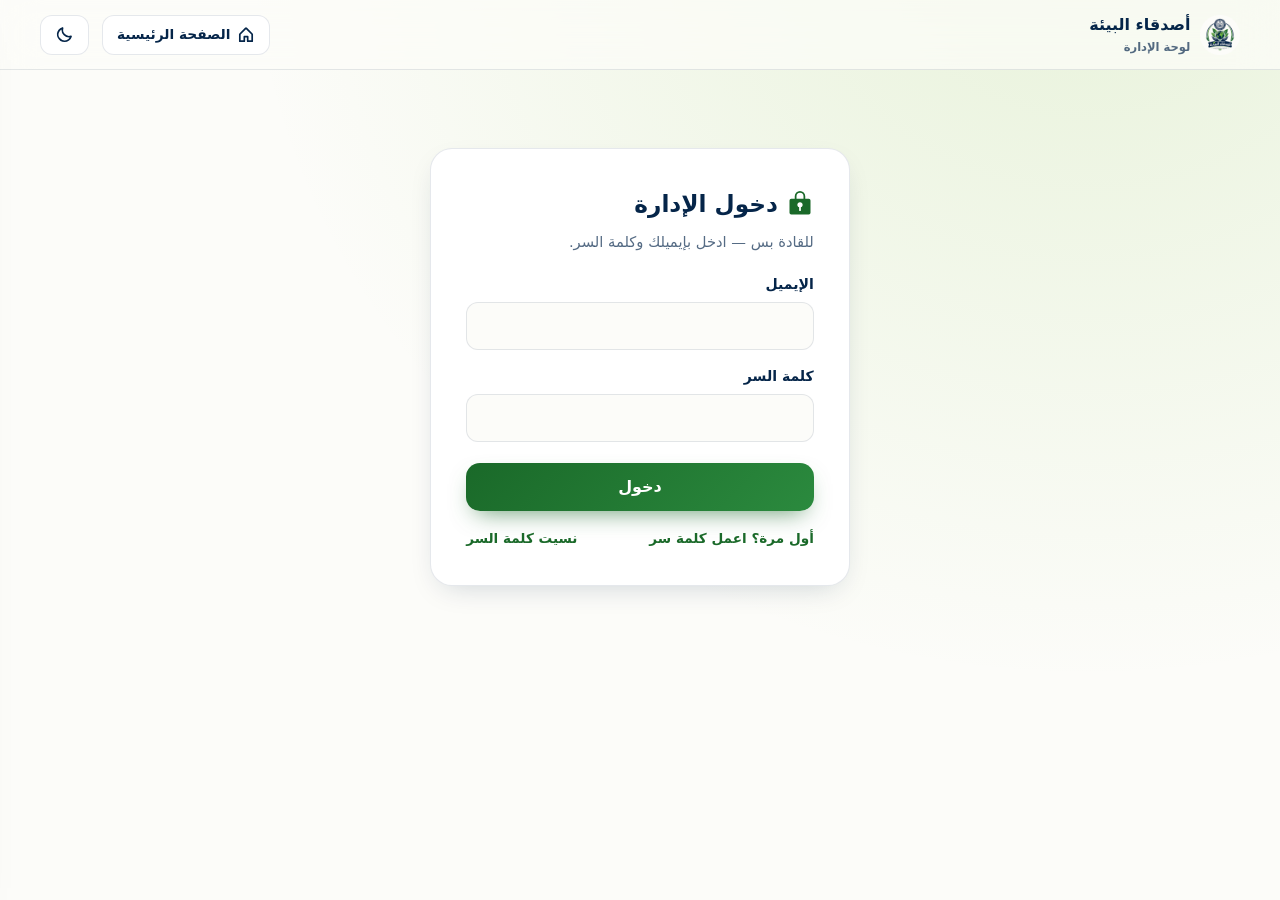
<file: admin/index.html>
<!DOCTYPE html>
<html lang="ar" dir="rtl"><head><meta charset="UTF-8"><meta name="robots" content="noindex, nofollow"><title>لوحة الإدارة</title>
<meta http-equiv="refresh" content="0; url=../admin.html">
<script>location.replace('../admin.html' + location.search + location.hash);</script>
</head><body><a href="../admin.html">لوحة الإدارة</a></body></html>
</file>
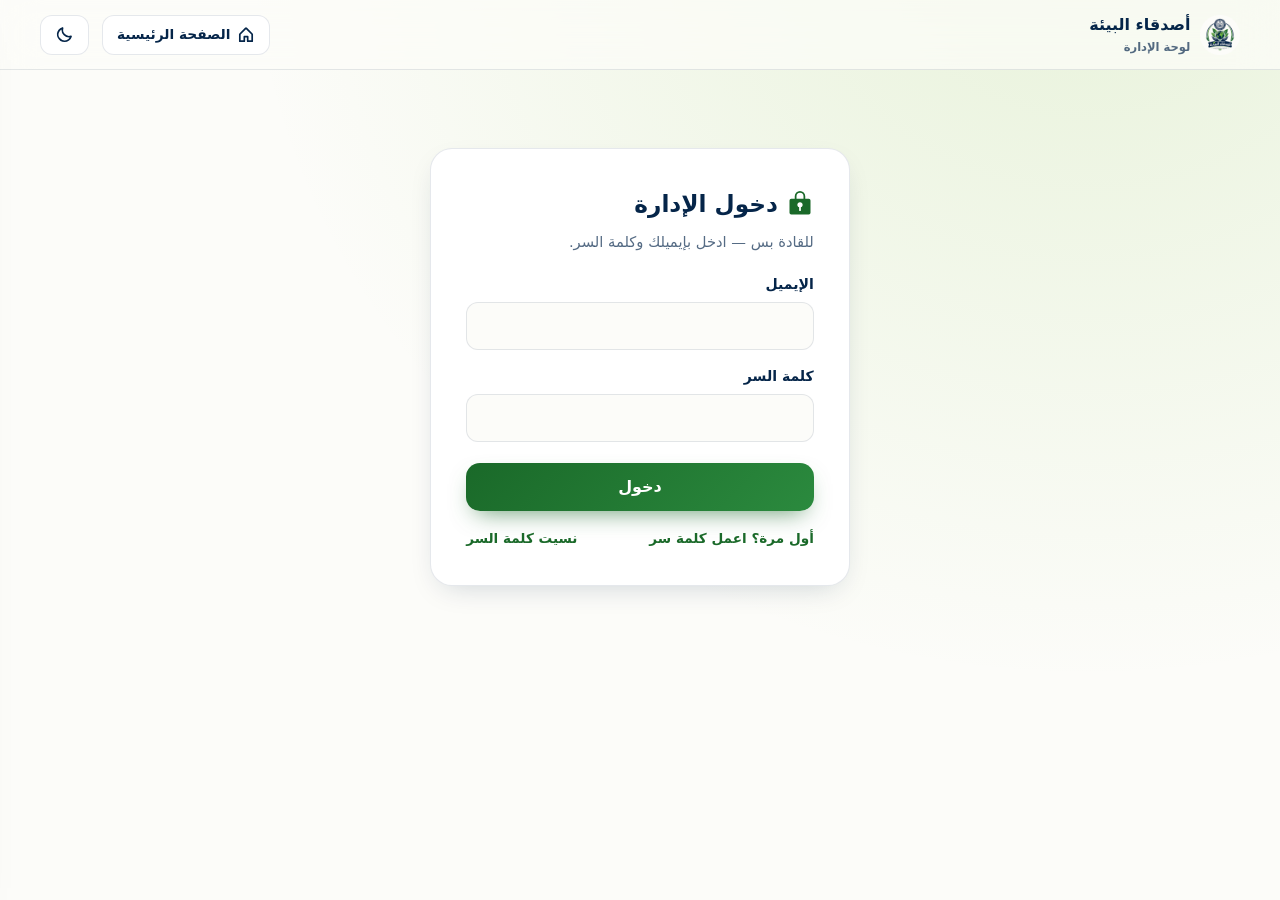
<file: admin.html>
<!DOCTYPE html>
<html lang="ar" dir="rtl">
<head>
<meta charset="UTF-8" />
<meta name="viewport" content="width=device-width, initial-scale=1.0" />
<title>لوحة الإدارة — أصدقاء البيئة</title>
<meta name="robots" content="noindex, nofollow" />
<meta http-equiv="Content-Security-Policy" content="default-src 'self'; script-src 'self'; style-src 'self' 'unsafe-inline' https://fonts.googleapis.com; font-src https://fonts.gstatic.com; img-src 'self' data: blob: https://svvmavxbafwlayucvcui.supabase.co; connect-src https://svvmavxbafwlayucvcui.supabase.co wss://svvmavxbafwlayucvcui.supabase.co; base-uri 'none'; form-action 'self'; object-src 'none'; manifest-src 'self'" />
<meta name="referrer" content="no-referrer" />
<meta name="theme-color" content="#052549" />
<script src="admin-head.js"></script>
<link rel="preconnect" href="https://fonts.googleapis.com">
<link rel="preconnect" href="https://fonts.gstatic.com" crossorigin>
<link href="https://fonts.googleapis.com/css2?family=Cairo:wght@400;600;700;800;900&family=Inter:wght@400;600;700;800&display=swap" rel="stylesheet">
<link rel="stylesheet" href="styles.css" />
<link rel="icon" type="image/png" sizes="32x32" href="assets/icons/favicon-32.png" />
<link rel="manifest" href="admin.webmanifest" />
<link rel="apple-touch-icon" sizes="180x180" href="assets/icons/apple-touch-icon.png" />
<meta name="apple-mobile-web-app-capable" content="yes" />
<meta name="mobile-web-app-capable" content="yes" />
<meta name="apple-mobile-web-app-title" content="إدارة الفريق" />
<style>
  body{min-height:100vh;background:radial-gradient(ellipse at 85% -10%,rgba(137,197,74,.18),transparent 55%),var(--bg);font-family:var(--font-ar)}
  .top{position:sticky;top:0;z-index:40;display:flex;align-items:center;gap:.8rem;padding:.7rem clamp(1rem,4vw,2.5rem);background:var(--glass);backdrop-filter:blur(18px);border-bottom:1px solid var(--border)}
  .top .brand{display:flex;align-items:center;gap:.6rem;font-weight:900;margin-inline-end:auto}
  .top .brand img{width:40px;height:40px;border-radius:50%;background:var(--ivory);padding:3px}
  .top .brand small{display:block;font-size:.72rem;color:var(--muted);font-weight:700}
  .ib{display:inline-flex;align-items:center;justify-content:center;gap:.4rem;height:40px;padding:0 .9rem;border-radius:12px;border:1px solid var(--border);background:var(--surface);color:var(--text);font:inherit;font-weight:800;font-size:.86rem;cursor:pointer;transition:all .2s var(--ease)}
  .ib:hover{border-color:var(--accent);color:var(--accent)}
  .ib svg{width:18px;height:18px}
  .wrap{max-width:1180px;margin:0 auto;padding:1.5rem clamp(1rem,4vw,2.5rem) 4rem}
  [hidden]{display:none!important}
  .view{display:none}.view.on{display:block;animation:up .4s var(--ease)}
  @keyframes up{from{opacity:0;transform:translateY(10px)}}
  /* login */
  .card{background:var(--surface);border:1px solid var(--border);border-radius:22px;box-shadow:var(--shadow);padding:clamp(1.3rem,4vw,2.2rem)}
  .login{max-width:420px;margin:6vh auto 0}
  .login h1{font-size:1.45rem;font-weight:900;display:flex;gap:.5rem;align-items:center}
  .login h1 svg{width:28px;height:28px;color:var(--accent)}
  .login p.sub{color:var(--muted);margin:.3rem 0 1.2rem;font-size:.92rem}
  label.l{display:block;font-weight:800;font-size:.88rem;margin:.9rem 0 .35rem}
  input.in,select.in,textarea.in{width:100%;height:48px;padding:0 .9rem;border-radius:12px;border:1.5px solid var(--border);background:var(--bg);color:var(--text);font:inherit;font-size:.95rem;outline:none;transition:border-color .2s}
  textarea.in{height:auto;min-height:84px;padding:.7rem .9rem;resize:vertical}
  .in:focus{border-color:var(--accent)}
  .btn{display:inline-flex;align-items:center;justify-content:center;gap:.5rem;height:48px;padding:0 1.3rem;border:0;border-radius:14px;font:inherit;font-weight:900;cursor:pointer;background:linear-gradient(135deg,var(--emerald),#2b8a3e);color:#fff;box-shadow:0 10px 24px -10px rgba(26,105,41,.7);transition:transform .2s var(--ease)}
  .btn:hover{transform:translateY(-2px)}.btn:disabled{opacity:.6;cursor:wait;transform:none}
  .btn.full{width:100%;margin-top:1.3rem}
  .btn svg{width:18px;height:18px}
  .links{display:flex;justify-content:space-between;gap:1rem;margin-top:1rem;font-size:.85rem;font-weight:700}
  .links button{background:none;border:0;color:var(--accent);font:inherit;cursor:pointer;padding:0}
  .msg{display:none;margin-top:1rem;padding:.75rem 1rem;border-radius:12px;font-size:.88rem;font-weight:700;line-height:1.7}
  .msg.on{display:block}.msg.err{background:rgba(217,83,79,.1);color:#c9302c}.msg.ok{background:rgba(137,197,74,.16);color:var(--accent)}
  [data-theme="dark"] .msg.err{color:#ff8a85}
  /* dashboard */
  .head{display:flex;align-items:flex-end;justify-content:space-between;gap:1rem;flex-wrap:wrap;margin-bottom:1.2rem}
  .head h1{font-size:clamp(1.4rem,3vw,1.9rem);font-weight:900}
  .head p{color:var(--muted);font-size:.9rem}
  .stats{display:grid;grid-template-columns:repeat(5,1fr);gap:.8rem;margin-bottom:1.2rem}
  .st{background:var(--surface);border:1.5px solid var(--border);border-radius:16px;padding:.9rem 1rem;cursor:pointer;text-align:start;font:inherit;color:var(--text);transition:all .2s var(--ease)}
  .st:hover{transform:translateY(-2px)}
  .st[aria-pressed="true"]{border-color:var(--accent);box-shadow:0 0 0 3px rgba(137,197,74,.25)}
  .st b{display:block;font-size:1.7rem;font-weight:900;font-family:var(--font-en);line-height:1.1}
  .st span{font-size:.82rem;color:var(--muted);font-weight:800}
  .st i,.st svg.dot{display:none}
  .st[data-s="new"] b{color:#2f7de1}.st[data-s="reviewing"] b{color:#d89b12}.st[data-s="accepted"] b{color:var(--accent)}.st[data-s="rejected"] b{color:#d9534f}
  .tools{display:flex;gap:.7rem;margin-bottom:1rem;flex-wrap:wrap}
  .search{flex:1;min-width:220px;position:relative}
  .search svg{position:absolute;inset-inline-start:.85rem;top:50%;transform:translateY(-50%);width:18px;height:18px;color:var(--muted)}
  .search input{padding-inline-start:2.5rem}
  .list{display:grid;grid-template-columns:repeat(auto-fill,minmax(270px,1fr));gap:.9rem}
  .app{display:flex;gap:.85rem;align-items:center;padding:.9rem;background:var(--surface);border:1px solid var(--border);border-radius:18px;cursor:pointer;text-align:start;font:inherit;color:var(--text);transition:all .2s var(--ease)}
  .app:hover{transform:translateY(-3px);box-shadow:var(--shadow);border-color:rgba(137,197,74,.5)}
  .av{width:58px;height:58px;flex:none;border-radius:50%;background:var(--bg-alt) center/cover;display:grid;place-items:center;color:var(--accent);font-weight:900;font-size:1.2rem}
  .app .t{min-width:0;flex:1}
  .app b{display:block;font-weight:900;white-space:nowrap;overflow:hidden;text-overflow:ellipsis}
  .app small{display:block;color:var(--muted);font-size:.78rem;font-weight:700;white-space:nowrap;overflow:hidden;text-overflow:ellipsis}
  .badge{display:inline-flex;align-items:center;height:24px;padding:0 .6rem;border-radius:99px;font-size:.72rem;font-weight:900;margin-top:.35rem}
  .b-new{background:rgba(47,125,225,.13);color:#2f7de1}.b-reviewing{background:rgba(216,155,18,.15);color:#b98207}
  .b-accepted{background:rgba(137,197,74,.2);color:var(--accent)}.b-rejected{background:rgba(217,83,79,.13);color:#d9534f}
  .empty{text-align:center;padding:3rem 1rem;color:var(--muted);font-weight:700}
  .empty svg{width:48px;height:48px;color:var(--accent);display:block;margin:0 auto .6rem}
  /* drawer */
  .ov{position:fixed;inset:0;z-index:80;background:rgba(3,18,38,.55);backdrop-filter:blur(4px);display:none}
  .ov.on{display:block;animation:fade .25s}
  @keyframes fade{from{opacity:0}}
  .dr{position:fixed;z-index:90;top:0;bottom:0;inset-inline-end:0;width:min(640px,100%);background:var(--bg);box-shadow:var(--shadow-lg);overflow:auto;transform:translateX(-105%);transition:transform .35s var(--ease)}
  [dir="rtl"] .dr{transform:translateX(-105%)}
  .dr.on{transform:none}
  .dr-h{position:sticky;top:0;z-index:2;display:flex;align-items:center;gap:.8rem;padding:1rem 1.2rem;background:var(--glass);backdrop-filter:blur(14px);border-bottom:1px solid var(--border)}
  .dr-h .av{width:52px;height:52px}
  .dr-h h2{font-size:1.15rem;font-weight:900;margin-inline-end:auto}
  .dr-h h2 small{display:block;font-size:.76rem;color:var(--muted);font-family:var(--font-en);font-weight:700}
  .dr-b{padding:1.2rem}
  .sec{background:var(--surface);border:1px solid var(--border);border-radius:16px;padding:1rem 1.1rem;margin-bottom:1rem}
  .sec h3{font-size:.92rem;font-weight:900;margin-bottom:.6rem;display:flex;gap:.4rem;align-items:center}
  .sec h3 svg{width:18px;height:18px;color:var(--accent)}
  .kv{display:grid;grid-template-columns:130px 1fr;gap:.45rem .8rem;font-size:.9rem}
  .kv dt{color:var(--muted);font-weight:800}.kv dd{font-weight:700;word-break:break-word;white-space:pre-wrap}
  .pics{display:grid;grid-template-columns:1fr 1fr 1fr;gap:.6rem}
  .pic{aspect-ratio:1;border-radius:12px;background:var(--bg-alt) center/cover;border:1px solid var(--border);cursor:zoom-in;position:relative;overflow:hidden}
  .pic span{position:absolute;inset-inline:0;bottom:0;padding:.3rem;font-size:.7rem;font-weight:800;text-align:center;background:rgba(5,37,73,.7);color:#fff}
  .pic.gone{cursor:default;display:grid;place-items:center;color:var(--muted);font-size:.75rem;font-weight:700;text-align:center;padding:.5rem}
  .acts{display:flex;flex-wrap:wrap;gap:.5rem}
  .sb{flex:1;min-width:110px;height:44px;border-radius:12px;border:1.5px solid var(--border);background:var(--surface);color:var(--text);font:inherit;font-weight:900;font-size:.86rem;cursor:pointer;transition:all .2s}
  .sb[aria-pressed="true"]{color:#fff;border-color:transparent}
  .sb[data-s="new"][aria-pressed="true"]{background:#2f7de1}.sb[data-s="reviewing"][aria-pressed="true"]{background:#d89b12}
  .sb[data-s="accepted"][aria-pressed="true"]{background:var(--emerald)}.sb[data-s="rejected"][aria-pressed="true"]{background:#d9534f}
  .confirm{display:none;margin-top:.8rem;padding:.9rem;border-radius:12px;background:rgba(217,83,79,.08);border:1px solid rgba(217,83,79,.3);font-size:.88rem;font-weight:700;line-height:1.7}
  .confirm.on{display:block}
  .confirm .row{display:flex;gap:.5rem;margin-top:.6rem}
  .btn.red{background:#d9534f;box-shadow:none;height:42px}
  .quick{display:flex;gap:.5rem;flex-wrap:wrap;margin-top:.8rem}
  .chips{display:flex;flex-wrap:wrap;gap:.35rem}
  .chips span{padding:.15rem .6rem;border-radius:99px;background:var(--bg-alt);font-size:.8rem;font-weight:800}
  .lb{position:fixed;inset:0;z-index:120;background:rgba(0,0,0,.85);display:none;place-items:center;padding:1rem;cursor:zoom-out}
  .lb.on{display:grid}.lb img{max-width:100%;max-height:92vh;border-radius:10px}
  .spin{width:18px;height:18px;border:2.5px solid rgba(255,255,255,.4);border-top-color:#fff;border-radius:50%;animation:sp .7s linear infinite}
  @keyframes sp{to{transform:rotate(1turn)}}
  .steps{margin:.2rem 0 1rem;padding-inline-start:1.2rem;font-size:.9rem;line-height:1.9;color:var(--text)}
  .qr{display:grid;place-items:center;padding:1rem;background:#fff;border-radius:16px;border:1px solid var(--border)}
  .qr img{width:190px;height:190px}
  .secret{margin-top:.7rem;font-size:.8rem;color:var(--muted);font-weight:700;word-break:break-all}
  .secret code{font-family:var(--font-en);color:var(--text);background:var(--bg-alt);padding:.1rem .4rem;border-radius:6px}
  input.code{font-family:var(--font-en);font-size:1.5rem;letter-spacing:.5em;text-align:center;font-weight:800}
  .toast{position:fixed;bottom:1.2rem;left:50%;transform:translate(-50%,150%);z-index:130;padding:.75rem 1.2rem;border-radius:14px;background:var(--navy);color:#fff;font-weight:800;font-size:.9rem;box-shadow:var(--shadow-lg);transition:transform .3s var(--ease)}
  .toast.on{transform:translate(-50%,0)}
  @media (max-width:760px){.stats{grid-template-columns:repeat(2,1fr)}.stats .st:first-child{grid-column:1/-1}.kv{grid-template-columns:1fr}.kv dt{margin-top:.3rem}.top .ib span{display:none}}
</style>
</head>
<body>
<header class="top">
  <a class="brand" href="index.html"><img src="assets/splash-logo.png" alt="" /><span>أصدقاء البيئة<small>لوحة الإدارة</small></span></a>
  <a class="ib home" href="index.html"><i class="ph-bold ph-house"></i><span>الصفحة الرئيسية</span></a>
  <button class="ib" id="inst" type="button" hidden><i class="ph-bold ph-download-simple"></i><span>ثبّتها على موبايلك</span></button>
  <button class="ib" id="theme" type="button" aria-label="الوضع الليلي"><i class="ph-bold ph-moon"></i></button>
  <button class="ib" id="out" type="button" hidden><i class="ph-bold ph-sign-out"></i><span>خروج</span></button>
</header>

<main class="wrap">
  <!-- دخول -->
  <section class="view" id="v-login">
    <div class="card login">
      <h1><i class="ph-fill ph-lock-key"></i><span id="lt">دخول الإدارة</span></h1>
      <p class="sub" id="ls">للقادة بس — ادخل بإيميلك وكلمة السر.</p>
      <form id="lf" novalidate>
        <div id="f-email"><label class="l" for="em">الإيميل</label><input class="in" id="em" type="email" dir="ltr" autocomplete="username" required /></div>
        <div id="f-pass"><label class="l" for="pw">كلمة السر</label><input class="in" id="pw" type="password" dir="ltr" autocomplete="current-password" minlength="8" required /></div>
        <div id="f-pass2" hidden><label class="l" for="pw2">اكتب كلمة السر تاني</label><input class="in" id="pw2" type="password" dir="ltr" autocomplete="new-password" /></div>
        <button class="btn full" id="lb" type="submit"><span>دخول</span></button>
      </form>
      <div class="links" id="lk"><button type="button" data-m="signup">أول مرة؟ اعمل كلمة سر</button><button type="button" data-m="reset">نسيت كلمة السر</button></div>
      <div class="msg" id="lm"></div>
    </div>
  </section>

  <!-- التحقق بخطوتين -->
  <section class="view" id="v-mfa">
    <div class="card login">
      <h1><i class="ph-fill ph-shield-check"></i><span id="mt">التحقق بخطوتين</span></h1>
      <p class="sub" id="ms"></p>
      <div id="enroll" hidden>
        <ol class="steps">
          <li>نزّل تطبيق <b>Google Authenticator</b> أو <b>Microsoft Authenticator</b> على موبايلك.</li>
          <li>امسح الكود ده بالتطبيق — أو لو فاتح من الموبايل نفسه دوس «افتح في التطبيق».</li>
        </ol>
        <div class="qr"><img id="qr" alt="QR code" /></div>
        <a class="ib" id="otpl" href="#" style="width:100%;margin-top:.6rem"><i class="ph-bold ph-key"></i>افتح في التطبيق</a>
        <p class="secret">أو اكتب المفتاح ده يدوي: <code id="sec" dir="ltr"></code></p>
      </div>
      <form id="mf" novalidate>
        <label class="l" for="code">الكود اللي ظاهر في التطبيق (6 أرقام)</label>
        <input class="in code" id="code" inputmode="numeric" autocomplete="one-time-code" maxlength="6" dir="ltr" pattern="[0-9]{6}" />
        <button class="btn full" id="mb" type="submit"><span>تأكيد</span></button>
      </form>
      <div class="msg" id="mm"></div>
    </div>
  </section>

  <!-- مش أدمن -->
  <section class="view" id="v-denied">
    <div class="card login" style="text-align:center">
      <h1 style="justify-content:center"><i class="ph-fill ph-warning-circle"></i>الحساب ده مش من الإدارة</h1>
      <p class="sub" id="dn"></p>
      <button class="btn" type="button" id="out2"><i class="ph-bold ph-sign-out"></i>خروج</button>
    </div>
  </section>

  <!-- اللوحة -->
  <section class="view" id="v-dash">
    <div class="head">
      <div><h1>طلبات التطوع</h1><p id="who"></p></div>
      <div style="display:flex;gap:.5rem"><button class="ib" id="reload" type="button"><i class="ph-bold ph-arrows-clockwise"></i><span>تحديث</span></button><button class="ib" id="csv" type="button"><i class="ph-bold ph-file-csv"></i><span>تصدير Excel</span></button></div>
    </div>
    <div class="stats" id="stats"></div>
    <div class="tools">
      <div class="search"><i class="ph-bold ph-magnifying-glass"></i><input class="in" id="q" placeholder="دوّر بالاسم أو الموبايل أو الكلية أو رقم الطلب" /></div>
    </div>
    <div class="list" id="list"></div>
  </section>
</main>

<div class="ov" id="ov"></div>
<aside class="dr" id="dr" aria-hidden="true"></aside>
<div class="lb" id="lbx"><img alt="" /></div>
<div class="toast" id="toast"></div>

<script src="vendor/supabase.js"></script>
<script src="config.js"></script>
<script src="icons.js"></script>
<script src="admin.js"></script>
</body>
</html>
</file>
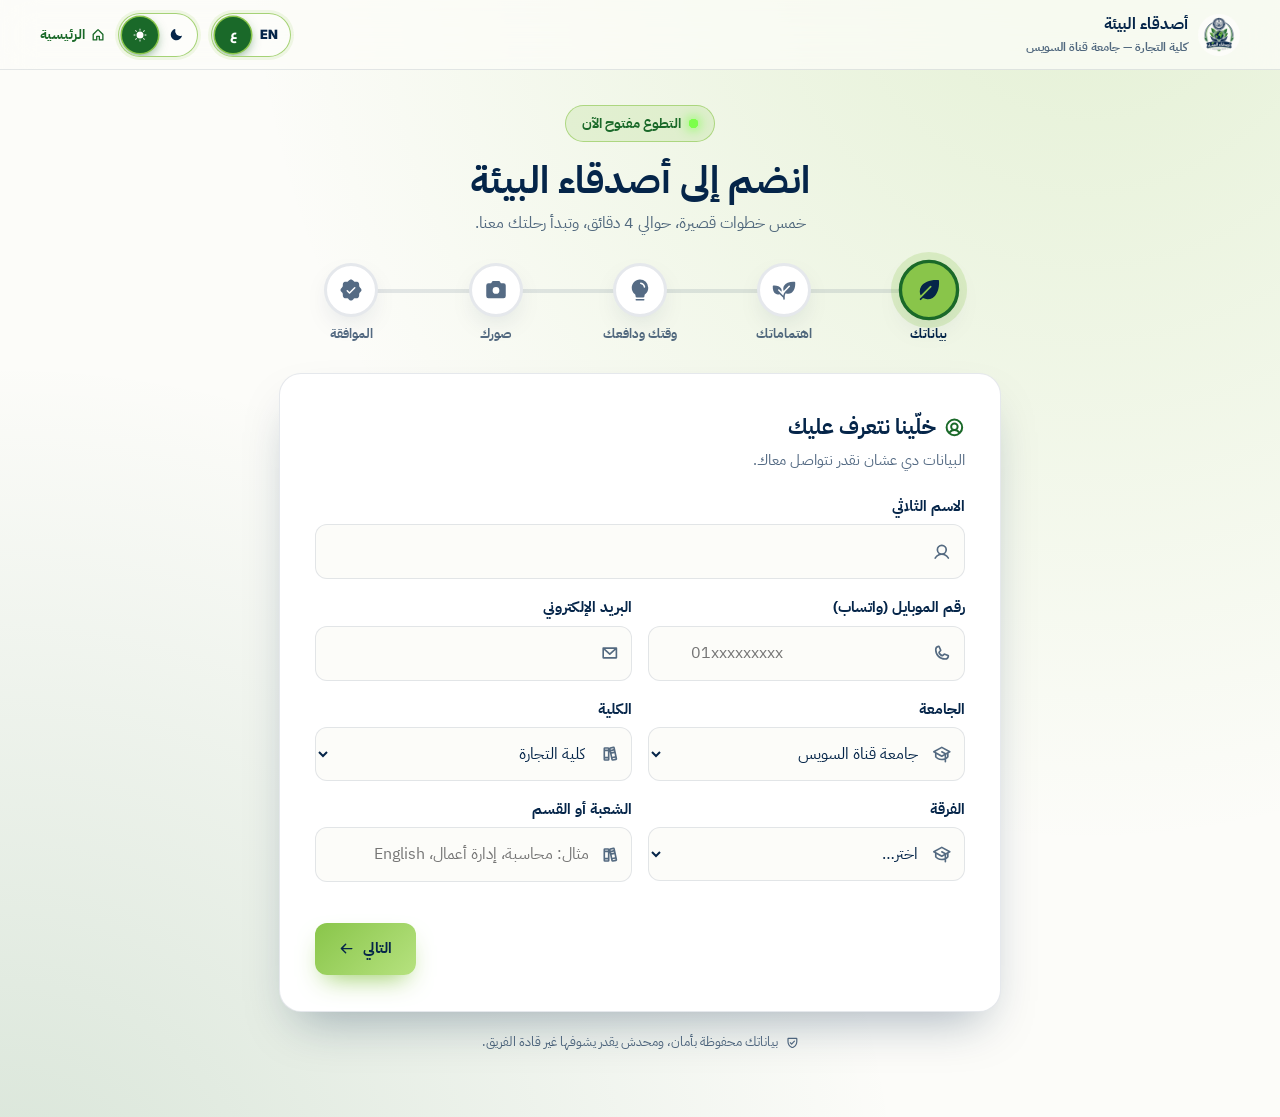
<file: join.html>
<!DOCTYPE html>
<html lang="ar" dir="rtl">
<head>
<meta charset="UTF-8" />
<meta name="viewport" content="width=device-width, initial-scale=1.0" />
<title>انضم إلى أصدقاء البيئة — فورم التقديم</title>
<meta name="description" content="قدّم للانضمام إلى فريق أصدقاء البيئة — كلية التجارة، جامعة قناة السويس." />
<meta name="theme-color" content="#052549" />
<script>
  (function(){ try{
    var th = localStorage.getItem('ef-theme') || (matchMedia('(prefers-color-scheme: dark)').matches ? 'dark' : 'light');
    var lg = localStorage.getItem('ef-lang') || 'ar', d = document.documentElement;
    d.setAttribute('data-theme', th); d.setAttribute('data-lang', lg); d.setAttribute('lang', lg); d.setAttribute('dir', lg === 'ar' ? 'rtl' : 'ltr');
  }catch(e){} })();
</script>
<link rel="preconnect" href="https://fonts.googleapis.com">
<link rel="preconnect" href="https://fonts.gstatic.com" crossorigin>
<link href="https://fonts.googleapis.com/css2?family=IBM+Plex+Sans+Arabic:wght@400;600;700&family=Cairo:wght@400;600;700;800;900&family=Inter:wght@400;500;600;700;800;900&display=swap" rel="stylesheet">
<link rel="stylesheet" href="styles.css" />
<link rel="stylesheet" href="v2.css" />
<link rel="icon" type="image/png" sizes="32x32" href="assets/icons/favicon-32.png" />
<link rel="apple-touch-icon" sizes="180x180" href="assets/icons/apple-touch-icon.png" />
<link rel="manifest" href="manifest.webmanifest" />
<style>
  body{min-height:100vh;background:radial-gradient(ellipse at 85% -10%,rgba(137,197,74,.22),transparent 55%),radial-gradient(ellipse at 0% 110%,rgba(26,105,41,.16),transparent 50%),var(--bg)}
  .jf-top{position:sticky;top:0;z-index:50;display:flex;align-items:center;gap:.8rem;padding:.7rem clamp(1rem,4vw,2.5rem);background:var(--glass);backdrop-filter:blur(18px);border-bottom:1px solid var(--border)}
  .jf-top .brand{display:flex;align-items:center;gap:.6rem;font-weight:900;margin-inline-end:auto}
  .jf-top .brand img{width:42px;height:42px;border-radius:50%;background:var(--ivory);padding:3px}
  .jf-top .brand small{display:block;font-size:.72rem;color:var(--muted);font-weight:700}
  .jf-top .back{display:inline-flex;align-items:center;gap:.4rem;font-weight:800;font-size:.88rem;color:var(--accent)}
  .jf-wrap{max-width:760px;margin:0 auto;padding:2.2rem 1.2rem 4rem}
  .jf-head{text-align:center;margin-bottom:1.6rem}
  .jf-head h1{font-size:clamp(1.7rem,4.5vw,2.4rem);font-weight:900;line-height:1.25}
  .jf-head p{color:var(--muted);margin-top:.4rem}
  .open-pill{display:inline-flex;align-items:center;gap:.55rem;padding:.35rem 1rem;border-radius:999px;background:rgba(137,197,74,.16);border:1px solid rgba(137,197,74,.6);font-weight:800;font-size:.85rem;color:var(--accent);margin-bottom:.9rem}
  .open-pill .pulse-dot{width:9px;height:9px}
  /* شريط التقدّم: بذرة بتكبر */
  .grow{display:grid;grid-template-columns:repeat(5,1fr);position:relative;margin:0 0 1.8rem}
  .grow::before{content:"";position:absolute;top:26px;inset-inline:10%;height:4px;border-radius:9px;background:var(--border)}
  .grow .fill{position:absolute;top:26px;inset-inline-start:10%;height:4px;border-radius:9px;width:calc(80% * var(--p,0));background:linear-gradient(90deg,var(--emerald),var(--leaf));transition:width .7s var(--ease)}
  [dir="rtl"] .grow .fill{background:linear-gradient(270deg,var(--emerald),var(--leaf))}
  .stage{position:relative;z-index:1;display:flex;flex-direction:column;align-items:center;gap:.35rem;text-align:center}
  .stage .bud{width:54px;height:54px;border-radius:50%;display:grid;place-items:center;background:var(--surface);border:3px solid var(--border);color:var(--muted);font-size:1.5rem;box-shadow:var(--shadow);transition:all .5s var(--ease)}
  .stage b{font-size:.8rem;font-weight:800;color:var(--muted)}
  .stage.done .bud{background:var(--emerald);border-color:var(--leaf);color:#fff}
  .stage.on .bud{background:var(--leaf);border-color:var(--emerald);color:var(--navy);transform:scale(1.12);box-shadow:0 0 0 7px rgba(137,197,74,.22),var(--shadow)}
  .stage.on b,.stage.done b{color:var(--text)}
  .card{background:var(--surface);border:1px solid var(--border);border-radius:22px;box-shadow:var(--shadow-lg);padding:clamp(1.3rem,4vw,2.2rem);overflow:hidden}
  .step{display:none}.step.on{display:block;animation:stepin .5s var(--ease) both}
  @keyframes stepin{from{opacity:0;transform:translateX(var(--dir,24px))}}
  .step h2{font-size:1.3rem;font-weight:900;display:flex;align-items:center;gap:.5rem;margin-bottom:.2rem}
  .step h2 svg{color:var(--accent)}
  .step .sub{color:var(--muted);font-size:.92rem;margin-bottom:1.3rem}
  .grid2{display:grid;grid-template-columns:1fr 1fr;gap:1rem}
  .f{display:flex;flex-direction:column;gap:.35rem;margin-bottom:1rem}
  .f label,.f .lbl{font-weight:800;font-size:.92rem}
  .f label .opt{font-weight:600;color:var(--muted);font-size:.8rem}
  .in{position:relative}
  .in svg.ic{position:absolute;inset-inline-start:.85rem;top:50%;translate:0 -50%;color:var(--muted);font-size:1.1rem;pointer-events:none}
  .in input,.in select{padding-inline-start:2.6rem}
  input,select,textarea{width:100%;font:inherit;color:var(--text);background:var(--bg);border:1.5px solid var(--border);border-radius:12px;padding:.8rem .9rem;transition:border-color .2s,box-shadow .2s;min-height:48px}
  textarea{min-height:110px;resize:vertical;line-height:1.7}
  input:focus,select:focus,textarea:focus{outline:none;border-color:var(--leaf);box-shadow:0 0 0 4px rgba(137,197,74,.22)}
  .f.bad input,.f.bad select,.f.bad textarea{border-color:#d9534f;box-shadow:0 0 0 3px rgba(217,83,79,.15)}
  .err{display:none;color:#d9534f;font-size:.8rem;font-weight:700}
  .f.bad .err{display:flex;align-items:center;gap:.3rem}
  .count{font-size:.75rem;color:var(--muted);text-align:end;font-family:var(--font-en)}
  .chips{display:flex;flex-wrap:wrap;gap:.55rem}
  .chip{display:inline-flex;align-items:center;gap:.45rem;padding:.6rem 1rem;border-radius:999px;border:1.5px solid var(--border);background:var(--bg);font-weight:700;font-size:.9rem;cursor:pointer;user-select:none;transition:all .2s var(--ease);min-height:44px}
  .chip svg{font-size:1.1rem;color:var(--accent)}
  .chip:hover{border-color:var(--leaf);transform:translateY(-2px)}
  .chip[aria-pressed="true"]{background:var(--emerald);border-color:var(--emerald);color:#fff}
  .chip[aria-pressed="true"] svg{color:var(--leaf)}
  .segs{display:grid;grid-template-columns:repeat(auto-fit,minmax(90px,1fr));gap:.5rem}
  .segs .chip{justify-content:center;border-radius:12px}
  .check{display:flex;gap:.75rem;align-items:flex-start;padding:.9rem 1rem;border:1.5px solid var(--border);border-radius:14px;margin-bottom:.7rem;cursor:pointer;transition:border-color .2s}
  .check:hover{border-color:var(--leaf)}
  .check input{width:22px;height:22px;min-height:0;flex:none;margin-top:.15rem;accent-color:var(--emerald)}
  .check span{font-size:.92rem;line-height:1.7}
  .check span b{display:block;font-weight:800}
  .check.bad{border-color:#d9534f}
  .nav{display:flex;gap:.8rem;margin-top:1.5rem;align-items:center}
  .nav .btn{border-radius:12px}
  .nav .back-btn{background:transparent;border:1.5px solid var(--border);color:var(--text)}
  .nav .grow1{margin-inline-start:auto}
  .btn[disabled]{opacity:.6;pointer-events:none}
  .spin{width:18px;height:18px;border-radius:50%;border:3px solid rgba(5,37,73,.25);border-top-color:var(--navy);animation:sp .8s linear infinite}
  @keyframes sp{to{transform:rotate(360deg)}}
  .alert{display:none;gap:.5rem;align-items:center;padding:.8rem 1rem;border-radius:12px;background:rgba(217,83,79,.1);color:#c9302c;font-weight:700;font-size:.9rem;margin-top:1rem}
  .alert.on{display:flex}
  [data-theme="dark"] .alert{color:#ff8a85}
  /* شاشة النجاح */
  .done-screen{display:none;text-align:center;padding:1rem 0}
  .done-screen.on{display:block;animation:stepin .6s var(--ease) both}
  .tree{width:120px;height:120px;margin:0 auto 1rem;border-radius:50%;display:grid;place-items:center;font-size:3.6rem;color:#fff;background:linear-gradient(135deg,var(--emerald),var(--leaf));box-shadow:0 0 0 12px rgba(137,197,74,.18),0 24px 40px -18px rgba(26,105,41,.8);animation:pop .8s cubic-bezier(.2,1.4,.4,1) both}
  @keyframes pop{from{transform:scale(.3);opacity:0}}
  .done-screen h2{font-size:1.6rem;font-weight:900;margin-bottom:.4rem}
  .done-screen p{color:var(--muted);max-width:480px;margin:0 auto}
  .refbox{display:inline-flex;flex-direction:column;gap:.2rem;margin:1.3rem auto;padding:.9rem 1.6rem;border-radius:16px;border:2px dashed var(--leaf);background:var(--bg-alt)}
  .refbox small{color:var(--muted);font-weight:700}
  .refbox b{font-family:var(--font-en);font-size:1.6rem;letter-spacing:.08em;color:var(--accent)}
  .confetti{position:fixed;inset:0;pointer-events:none;z-index:60;overflow:hidden}
  .confetti i{position:absolute;top:-6%;color:var(--leaf);animation:fallc linear forwards}
  @keyframes fallc{to{transform:translate3d(var(--dx),110vh,0) rotate(var(--r));opacity:.2}}
  .privacy{display:flex;gap:.5rem;align-items:center;justify-content:center;color:var(--muted);font-size:.8rem;margin-top:1.2rem}
  .other{margin-top:.5rem}
  .ups{display:grid;grid-template-columns:repeat(3,1fr);gap:1rem}
  .up{display:flex;flex-direction:column;align-items:center;text-align:center;gap:.35rem;padding:1rem;border:2px dashed var(--border);border-radius:16px;cursor:pointer;transition:all .2s var(--ease);background:var(--bg)}
  .up:hover{border-color:var(--leaf);transform:translateY(-3px)}
  .up b{font-weight:800;font-size:.92rem}.up small{color:var(--muted);font-size:.76rem}
  .ph-prev{width:96px;height:96px;border-radius:50%;display:grid;place-items:center;font-size:2rem;color:var(--accent);background:var(--bg-alt);background-size:cover;background-position:center;overflow:hidden;margin-bottom:.3rem}
  .ph-prev.wide{width:100%;max-width:170px;height:96px;border-radius:12px}
  .up.has{border-style:solid;border-color:var(--emerald)}
  .up.has .ph-prev svg{display:none}
  .up.bad{border-color:#d9534f}.up.bad .err{display:flex;align-items:center;gap:.3rem}
  .up .busy{font-size:.75rem;color:var(--muted)}
  .sec-note{display:flex;gap:.5rem;align-items:flex-start;margin-top:1.1rem;padding:.8rem 1rem;border-radius:12px;background:var(--bg-alt);color:var(--muted);font-size:.85rem;line-height:1.7}
  .sec-note svg{color:var(--accent);flex:none;margin-top:.2rem}
  @media (max-width:600px){.ups{grid-template-columns:1fr 1fr}.ups .up:first-child{grid-column:1/-1}.grid2{grid-template-columns:1fr}.grow .stage b{font-size:.7rem}.stage .bud{width:44px;height:44px;font-size:1.2rem}.grow::before,.grow .fill{top:21px}.nav .btn{padding:.75rem 1.1rem}.jf-top .brand small{display:none}}
</style>
</head>
<body>
<header class="jf-top">
  <a class="brand" href="index.html"><img src="assets/splash-logo.png" alt="" /><span><span data-t="brand"></span><small data-t="brandSub"></small></span></a>
  <button class="switch lang-switch" id="lang-toggle" type="button"><span class="seg">ع</span><span class="seg">EN</span><span class="thumb"></span></button>
  <button class="switch theme-switch" id="theme-toggle" type="button"><i class="ph-fill ph-sun seg"></i><i class="ph-fill ph-moon seg"></i><span class="thumb"></span></button>
  <a class="back" href="index.html"><i class="ph-bold ph-house"></i><span data-t="home"></span></a>
</header>

<main class="jf-wrap">
  <div class="jf-head">
    <span class="open-pill"><span class="pulse-dot"></span><span data-t="open"></span></span>
    <h1 data-t="title"></h1>
    <p data-t="intro"></p>
  </div>

  <div class="grow" id="grow"><span class="fill"></span>
    <div class="stage" data-s="0"><span class="bud"><i class="ph-fill ph-leaf"></i></span><b data-t="s1"></b></div>
    <div class="stage" data-s="1"><span class="bud"><i class="ph-fill ph-plant"></i></span><b data-t="s2"></b></div>
    <div class="stage" data-s="2"><span class="bud"><i class="ph-fill ph-lightbulb"></i></span><b data-t="s3"></b></div>
    <div class="stage" data-s="3"><span class="bud"><i class="ph-fill ph-camera"></i></span><b data-t="s5"></b></div>
    <div class="stage" data-s="4"><span class="bud"><i class="ph-fill ph-seal-check"></i></span><b data-t="s4"></b></div>
  </div>

  <form class="card" id="jf" novalidate>
    <!-- 1 -->
    <section class="step on" data-step="0">
      <h2><i class="ph-bold ph-user-circle"></i><span data-t="s1h"></span></h2><p class="sub" data-t="s1p"></p>
      <div class="f" data-f="full_name"><label for="full_name" data-t="name"></label>
        <div class="in"><i class="ph-bold ph-user ic"></i><input id="full_name" name="full_name" autocomplete="name" maxlength="80" /></div>
        <span class="err"><i class="ph-bold ph-warning-circle"></i><span data-t="eName"></span></span></div>
      <div class="grid2">
        <div class="f" data-f="phone"><label for="phone" data-t="phone"></label>
          <div class="in"><i class="ph-bold ph-phone ic"></i><input id="phone" name="phone" inputmode="tel" autocomplete="tel" dir="ltr" placeholder="01xxxxxxxxx" maxlength="16" /></div>
          <span class="err"><i class="ph-bold ph-warning-circle"></i><span data-t="ePhone"></span></span></div>
        <div class="f" data-f="email"><label for="email" data-t="email"></label>
          <div class="in"><i class="ph-bold ph-envelope-simple ic"></i><input id="email" name="email" type="email" inputmode="email" autocomplete="email" dir="ltr" maxlength="120" /></div>
          <span class="err"><i class="ph-bold ph-warning-circle"></i><span data-t="eEmail"></span></span></div>
      </div>
      <div class="grid2">
        <div class="f" data-f="university"><label for="university" data-t="uni"></label>
          <div class="in"><i class="ph-bold ph-graduation-cap ic"></i><select id="university" name="university"><option value="scu" data-t="uniScu"></option><option value="other" data-t="uniOther"></option></select></div>
          <input id="university_other" class="other" maxlength="80" data-ph="uniPh" hidden />
          <span class="err"><i class="ph-bold ph-warning-circle"></i><span data-t="eUni"></span></span></div>
        <div class="f" data-f="faculty"><label for="faculty" data-t="fac"></label>
          <div class="in"><i class="ph-bold ph-books ic"></i><select id="faculty" name="faculty"><option value="commerce" data-t="facCom"></option><option value="other" data-t="facOther"></option></select></div>
          <input id="faculty_other" class="other" maxlength="80" data-ph="facPh" hidden />
          <span class="err"><i class="ph-bold ph-warning-circle"></i><span data-t="eFac"></span></span></div>
      </div>
      <div class="grid2">
        <div class="f" data-f="year"><label for="year" data-t="year"></label>
          <div class="in"><i class="ph-bold ph-graduation-cap ic"></i><select id="year" name="year"><option value="" data-t="pick"></option><option value="1" data-t="y1"></option><option value="2" data-t="y2"></option><option value="3" data-t="y3"></option><option value="4" data-t="y4"></option><option value="grad" data-t="yg"></option></select></div>
          <span class="err"><i class="ph-bold ph-warning-circle"></i><span data-t="eYear"></span></span></div>
        <div class="f" data-f="department"><label for="department" data-t="dept"></label>
          <div class="in"><i class="ph-bold ph-books ic"></i><input id="department" name="department" maxlength="60" data-ph="deptPh" /></div>
          <span class="err"><i class="ph-bold ph-warning-circle"></i><span data-t="eDept"></span></span></div>
      </div>
    </section>
    <!-- 2 -->
    <section class="step" data-step="1">
      <h2><i class="ph-bold ph-plant"></i><span data-t="s2h"></span></h2><p class="sub" data-t="s2p"></p>
      <div class="f" data-f="interests"><span class="lbl" data-t="interests"></span>
        <div class="chips" id="interests"></div>
        <span class="err"><i class="ph-bold ph-warning-circle"></i><span data-t="eInt"></span></span></div>
      <div class="f"><label for="skills"><span data-t="skills"></span> <span class="opt" data-t="optional"></span></label>
        <textarea id="skills" name="skills" maxlength="400" data-ph="skillsPh" style="min-height:80px"></textarea></div>
      <div class="grid2">
        <div class="f"><span class="lbl"><span data-t="tshirt"></span> <span class="opt" data-t="optional"></span></span><div class="segs" id="tshirt"></div></div>
        <div class="f"><label for="facebook"><span data-t="fb"></span> <span class="opt" data-t="optional"></span></label>
          <div class="in"><i class="ph-bold ph-user-circle ic"></i><input id="facebook" name="facebook" dir="ltr" maxlength="200" placeholder="facebook.com/…" /></div></div>
      </div>
      <div class="f"><label for="prior_volunteering"><span data-t="prior"></span> <span class="opt" data-t="optional"></span></label>
        <textarea id="prior_volunteering" name="prior_volunteering" maxlength="400" data-ph="priorPh" style="min-height:80px"></textarea></div>
    </section>
    <!-- 3 -->
    <section class="step" data-step="2">
      <h2><i class="ph-bold ph-lightbulb"></i><span data-t="s3h"></span></h2><p class="sub" data-t="s3p"></p>
      <div class="f" data-f="hours_per_week"><span class="lbl" data-t="hours"></span>
        <div class="segs" id="hours"></div>
        <span class="err"><i class="ph-bold ph-warning-circle"></i><span data-t="eHours"></span></span></div>
      <div class="f"><span class="lbl"><span data-t="days"></span> <span class="opt" data-t="optional"></span></span>
        <div class="segs" id="days"></div></div>
      <div class="f" data-f="motivation"><label for="motivation" data-t="why"></label>
        <textarea id="motivation" name="motivation" maxlength="800" data-ph="whyPh"></textarea>
        <div class="count"><span id="mcount">0</span> / 800</div>
        <span class="err"><i class="ph-bold ph-warning-circle"></i><span data-t="eWhy"></span></span></div>
      <div class="f"><label for="idea"><span data-t="idea"></span> <span class="opt" data-t="optional"></span></label>
        <textarea id="idea" name="idea" maxlength="800" data-ph="ideaPh" style="min-height:80px"></textarea></div>
      <div class="f"><label for="heard_from" data-t="heard"></label>
        <div class="in"><i class="ph-bold ph-chat-teardrop-text ic"></i><select id="heard_from" name="heard_from"><option value="" data-t="pick"></option><option value="facebook" data-t="hFb"></option><option value="friend" data-t="hFriend"></option><option value="event" data-t="hEvent"></option><option value="faculty" data-t="hFac"></option><option value="other" data-t="hOther"></option></select></div></div>
    </section>
    <!-- 4: الصور -->
    <section class="step" data-step="3">
      <h2><i class="ph-bold ph-camera"></i><span data-t="s5h"></span></h2><p class="sub" data-t="s5p"></p>
      <div class="ups">
        <label class="up" data-f="photo"><input type="file" accept="image/*" data-up="photo" hidden /><span class="ph-prev"><i class="ph-bold ph-user"></i></span><b data-t="upPhoto"></b><small data-t="upPhotoD"></small><span class="err"><i class="ph-bold ph-warning-circle"></i><span data-t="eUp"></span></span></label>
        <label class="up" data-f="id-front"><input type="file" accept="image/*" data-up="id-front" hidden /><span class="ph-prev wide"><i class="ph-bold ph-seal-check"></i></span><b data-t="upFront"></b><small data-t="upIdD"></small><span class="err"><i class="ph-bold ph-warning-circle"></i><span data-t="eUp"></span></span></label>
        <label class="up" data-f="id-back"><input type="file" accept="image/*" data-up="id-back" hidden /><span class="ph-prev wide"><i class="ph-bold ph-seal-check"></i></span><b data-t="upBack"></b><small data-t="upIdD"></small><span class="err"><i class="ph-bold ph-warning-circle"></i><span data-t="eUp"></span></span></label>
      </div>
      <p class="sec-note"><i class="ph-bold ph-shield-check"></i><span data-t="idNote"></span></p>
    </section>
    <!-- 5 -->
    <section class="step" data-step="4">
      <h2><i class="ph-bold ph-shield-check"></i><span data-t="s4h"></span></h2><p class="sub" data-t="s4p"></p>
      <label class="check" data-f="agree_rules"><input type="checkbox" name="agree_rules" /><span><b data-t="c1"></b><span data-t="c1d"></span></span></label>
      <label class="check"><input type="checkbox" name="agree_photos" /><span><b data-t="c2"></b><span data-t="c2d"></span></span></label>
      <label class="check" data-f="agree_data"><input type="checkbox" name="agree_data" /><span><b data-t="c3"></b><span data-t="c3d"></span></span></label>
      <div class="alert" id="cerr"><i class="ph-bold ph-warning-circle"></i><span data-t="eAgree"></span></div>
    </section>

    <div class="done-screen" id="done">
      <div class="tree"><i class="ph-fill ph-plant"></i></div>
      <h2 data-t="okH"></h2><p data-t="okP"></p>
      <div class="refbox"><small data-t="ref"></small><b id="refno" dir="ltr">—</b></div>
      <div><a class="btn btn-primary" href="index.html"><i class="ph-bold ph-house"></i><span data-t="home"></span></a></div>
    </div>

    <div class="alert" id="serr"><i class="ph-bold ph-warning-circle"></i><span id="serrt"></span></div>
    <div class="nav" id="nav">
      <button type="button" class="btn back-btn" id="prev"><i class="ph-bold ph-arrow-right" id="prevIc"></i><span data-t="prev"></span></button>
      <button type="button" class="btn btn-primary grow1" id="next"><span data-t="next"></span><i class="ph-bold ph-arrow-left" id="nextIc"></i></button>
    </div>
  </form>
  <p class="privacy"><i class="ph-bold ph-shield-check"></i><span data-t="privacy"></span></p>
</main>
<div class="confetti" id="confetti"></div>

<script src="config.js"></script>
<script src="icons.js"></script>
<script>
(() => {
  const T = {
    brand:['أصدقاء البيئة','Environment Friends'], brandSub:['كلية التجارة — جامعة قناة السويس','Faculty of Commerce — SCU'], home:['الرئيسية','Home'],
    open:['التطوع مفتوح الآن','Volunteering is open now'], title:['انضم إلى أصدقاء البيئة','Join Environment Friends'],
    intro:['خمس خطوات قصيرة، حوالي 4 دقائق، وتبدأ رحلتك معنا.','Five short steps, about 4 minutes, and your journey with us begins.'],
    s1:['بياناتك','About you'], s2:['اهتماماتك','Interests'], s3:['وقتك ودافعك','Time & why'], s5:['صورك','Photos'], s4:['الموافقة','Consent'],
    uni:['الجامعة','University'], uniScu:['جامعة قناة السويس','Suez Canal University'], uniOther:['جامعة أخرى','Another university'], uniPh:['اكتب اسم الجامعة','Write the university'],
    fac:['الكلية','Faculty'], facCom:['كلية التجارة','Faculty of Commerce'], facOther:['كلية أخرى','Another faculty'], facPh:['اكتب اسم الكلية','Write the faculty'],
    eUni:['اكتب اسم الجامعة','Write your university'], eFac:['اكتب اسم الكلية','Write your faculty'],
    tshirt:['مقاس تيشيرت الفريق','Team T-shirt size'], fb:['لينك حسابك على فيسبوك','Your Facebook profile link'],
    s5h:['صورك والبطاقة','Your photo and ID'], s5p:['صورة شخصية واضحة، وصورة البطاقة الشخصية (الرقم القومي) من الوش والضهر.','A clear personal photo, plus the front and back of your national ID card.'],
    upPhoto:['صورة شخصية','Personal photo'], upPhotoD:['وشك واضح، وهتظهر في صفحة الفريق لو اتقبلت','Face clearly visible; shown on the team page if accepted'],
    upFront:['البطاقة الشخصية — الوش','ID card — front'], upBack:['البطاقة الشخصية — الضهر','ID card — back'], upIdD:['صورة واضحة والبيانات مقروءة','Clear, with readable details'],
    eUp:['ارفع الصورة دي','Please add this photo'], eImg:['الصورة دي مش مدعومة، جرّب صورة JPG أو PNG','This image isn’t supported; try a JPG or PNG'],
    idNote:['صور البطاقة بتتحفظ في مكان مقفول، ومحدش يقدر يفتحها غير قادة الفريق، وبتتمسح لو الطلب اترفض.','ID photos are stored privately; only team leaders can open them, and they’re deleted if the application is declined.'],
    eFiles:['حصلت مشكلة في رفع الصور، جرّب تاني.','The photos failed to upload; please try again.'], uploading:['جارٍ رفع الصور…','Uploading photos…'],
    s1h:['خلّينا نتعرف عليك','Let’s get to know you'], s1p:['البيانات دي عشان نقدر نتواصل معاك.','We use these details to reach you.'],
    name:['الاسم الثلاثي','Full name (three parts)'], phone:['رقم الموبايل (واتساب)','Mobile number (WhatsApp)'], email:['البريد الإلكتروني','Email'],
    year:['الفرقة','Year'], pick:['اختر…','Choose…'], y1:['الفرقة الأولى','First year'], y2:['الفرقة الثانية','Second year'], y3:['الفرقة الثالثة','Third year'], y4:['الفرقة الرابعة','Fourth year'], yg:['خريج / دراسات عليا','Graduate / postgraduate'],
    dept:['الشعبة أو القسم','Division or department'], deptPh:['مثال: محاسبة، إدارة أعمال، English','e.g. Accounting, Business, English'],
    s2h:['عايز تشارك في إيه؟','What would you like to do?'], s2p:['اختار كل اللي يناسبك، وتقدر تختار أكتر من حاجة.','Pick everything that fits you; you can pick several.'],
    interests:['مجالات الاهتمام','Areas of interest'], skills:['مهارات عندك','Your skills'], skillsPh:['تصميم، تصوير، كتابة، تقديم، تنظيم…','Design, photography, writing, presenting, organising…'],
    prior:['اتطوعت قبل كده؟ فين؟','Volunteered before? Where?'], priorPh:['اكتب اسم الفريق أو المبادرة باختصار','Briefly name the team or initiative'],
    s3h:['وقتك ودافعك','Your time and your why'], s3p:['مش مطلوب وقت كبير، المهم الالتزام.','It’s not about a lot of time, it’s about commitment.'],
    hours:['تقدر تدّي الفريق كام ساعة في الأسبوع؟','How many hours a week can you give?'], days:['الأيام المناسبة ليك','Days that suit you'],
    why:['ليه عايز تنضم لأصدقاء البيئة؟','Why do you want to join?'], whyPh:['سطرين أو تلاتة عن دافعك…','Two or three lines about your motivation…'],
    idea:['عندك فكرة مبادرة؟','Got an initiative idea?'], ideaPh:['فكرة تحب ننفذها مع بعض','An idea you’d like us to do together'],
    heard:['عرفتنا منين؟','How did you hear about us?'], hFb:['فيسبوك','Facebook'], hFriend:['صديق','A friend'], hEvent:['فعالية من فعالياتنا','One of our events'], hFac:['الكلية','The faculty'], hOther:['حاجة تانية','Other'],
    s4h:['آخر خطوة','Last step'], s4p:['راجع الموافقات دي قبل الإرسال.','Please review these before sending.'],
    c1:['أوافق على لوائح الفريق','I agree to the team’s rules'], c1d:['الالتزام بالمواعيد واحترام الزملاء وروح العمل الجماعي.','Being on time, respecting teammates and working as a team.'],
    c2:['أوافق على ظهوري في صور الأنشطة','I agree to appear in activity photos'], c2d:['على موقع الفريق وصفحاته، وده اختياري.','On the team’s website and pages. Optional.'],
    c3:['أوافق على استخدام بياناتي للتواصل','I agree to my data being used to contact me'], c3d:['بخصوص الفريق وأنشطته فقط، ومش هتتشارك مع أي جهة.','About the team and its activities only; never shared.'],
    optional:['(اختياري)','(optional)'], prev:['السابق','Back'], next:['التالي','Next'], send:['إرسال الطلب','Send application'], sending:['جارٍ الإرسال…','Sending…'],
    eName:['اكتب اسمك الثلاثي','Please write your full name'], ePhone:['اكتب رقم موبايل مصري صحيح (11 رقم يبدأ بـ 01)','Enter a valid Egyptian mobile (11 digits, starts with 01)'],
    eEmail:['اكتب بريد إلكتروني صحيح','Enter a valid email'], eYear:['اختر الفرقة','Choose your year'], eDept:['اكتب الشعبة أو القسم','Write your division or department'],
    eInt:['اختار مجال واحد على الأقل','Choose at least one area'], eHours:['اختار عدد الساعات','Choose the hours'], eWhy:['اكتب دافعك في 20 حرف على الأقل','Write at least 20 characters'],
    eAgree:['لازم توافق على لوائح الفريق واستخدام البيانات للتواصل','Please accept the team rules and contact consent'],
    eDup:['الرقم ده متقدّم بيه قبل كده، وطلبك لسه بيتراجع.','This number has already applied; that application is under review.'],
    eRate:['فيه ضغط كبير دلوقتي، جرّب تاني بعد دقيقة.','Too many requests right now, please try again in a minute.'],
    eNet:['حصلت مشكلة في الإرسال، اتأكد من النت وجرّب تاني.','Something went wrong; check your connection and try again.'],
    okH:['طلبك وصل! 🌱','Application received! 🌱'], okP:['شكرًا إنك اخترت تكون جزء من أصدقاء البيئة. هنراجع طلبك ونتواصل معاك على واتساب قريبًا.','Thank you for choosing to be part of Environment Friends. We’ll review it and reach you on WhatsApp soon.'],
    ref:['رقم طلبك','Your reference'], privacy:['بياناتك محفوظة بأمان، ومحدش يقدر يشوفها غير قادة الفريق.','Your data is stored securely and only team leaders can see it.'],
  };
  const INTERESTS = [['planting','plant','التشجير','Tree planting'],['recycling','recycle','إعادة التدوير','Recycling'],['awareness','megaphone','التوعية والندوات','Awareness & seminars'],['community','hand-heart','الزيارات والحملات المجتمعية','Community visits'],['media','camera','التصوير والميديا','Photography & media'],['design','palette','التصميم','Design'],['content','pencil-line','كتابة المحتوى','Content writing'],['events','calendar-star','تنظيم الفعاليات','Event organising']];
  const HOURS = [['1-2','1–2'],['3-5','3–5'],['6-10','6–10'],['10+','10+']];
  const DAYS = [['sat','السبت','Sat'],['sun','الأحد','Sun'],['mon','الإثنين','Mon'],['tue','الثلاثاء','Tue'],['wed','الأربعاء','Wed'],['thu','الخميس','Thu']];
  const $ = s => document.querySelector(s), $$ = s => [...document.querySelectorAll(s)], root = document.documentElement;
  let lang = root.dataset.lang || 'ar', step = 0, sel = { interests: new Set(), days: new Set(), hours: '', tshirt: '' }, files = {}; const LAST = 4;
  const t = k => (T[k] ? T[k][lang === 'en' ? 1 : 0] : k);
  const store = (k, v) => { try { localStorage.setItem(k, v); } catch (e) {} };
  const icon = (scope = document) => scope.querySelectorAll('i[class*="ph-"]').forEach(el => {
    const fill = el.classList.contains('ph-fill'), name = [...el.classList].find(c => /^ph-/.test(c) && c !== 'ph-fill' && c !== 'ph-bold');
    const body = (window.ICONS || {})[(fill ? 'fill/' : 'bold/') + (name || '').slice(3)]; if (!body) return;
    const svg = document.createElementNS('http://www.w3.org/2000/svg', 'svg'); svg.setAttribute('viewBox', '0 0 256 256'); svg.setAttribute('fill', 'currentColor'); svg.setAttribute('aria-hidden', 'true');
    svg.setAttribute('class', 'ph-svg ' + [...el.classList].filter(c => !/^ph-(bold|fill)$/.test(c) && !(c === name)).join(' ') + (['ph-sun','ph-moon'].includes(name) ? ' ' + name : '') + (el.id ? '' : ''));
    if (el.id) svg.id = el.id; svg.innerHTML = body; el.replaceWith(svg);
  });
  const chip = (group, v, ic, label, single) => `<button type="button" class="chip" data-g="${group}" data-v="${v}" aria-pressed="${single ? sel.hours === v : sel[group].has(v)}">${ic ? `<i class="ph-bold ph-${ic}"></i>` : ''}${label}</button>`;
  const paintChips = () => {
    $('#interests').innerHTML = INTERESTS.map(([v, ic, a, e]) => chip('interests', v, ic, lang === 'en' ? e : a)).join('');
    $('#hours').innerHTML = HOURS.map(([v, l]) => chip('hours', v, '', `<span dir="ltr">${l}</span>&nbsp;${lang === 'en' ? 'hrs' : 'ساعات'}`, true)).join('');
    $('#days').innerHTML = DAYS.map(([v, a, e]) => chip('days', v, '', lang === 'en' ? e : a)).join('');
    $('#tshirt').innerHTML = ['S','M','L','XL','XXL'].map(v => `<button type="button" class="chip" data-g="tshirt" data-v="${v}" aria-pressed="${sel.tshirt === v}" dir="ltr">${v}</button>`).join('');
    icon($('#interests'));
  };
  const paint = () => {
    root.lang = lang; root.dir = lang === 'ar' ? 'rtl' : 'ltr'; root.dataset.lang = lang;
    document.title = lang === 'en' ? 'Join Environment Friends — Application' : 'انضم إلى أصدقاء البيئة — فورم التقديم';
    $$('[data-t]').forEach(el => el.textContent = t(el.dataset.t));
    $$('[data-ph]').forEach(el => el.placeholder = t(el.dataset.ph));
    $('#next span').textContent = t(step === LAST ? 'send' : 'next');
    paintChips();
  };
  $('#lang-toggle').onclick = () => { lang = lang === 'ar' ? 'en' : 'ar'; store('ef-lang', lang); paint(); };
  $('#theme-toggle').onclick = () => { const th = root.dataset.theme === 'dark' ? 'light' : 'dark'; root.dataset.theme = th; store('ef-theme', th); };
  document.addEventListener('click', e => {
    const c = e.target.closest('.chip'); if (!c) return;
    const g = c.dataset.g, v = c.dataset.v;
    if (g === 'hours' || g === 'tshirt') { sel[g] = sel[g] === v && g === 'tshirt' ? '' : v; $$(`#${g} .chip`).forEach(x => x.setAttribute('aria-pressed', x.dataset.v === sel[g])); }
    else { sel[g].has(v) ? sel[g].delete(v) : sel[g].add(v); c.setAttribute('aria-pressed', sel[g].has(v)); }
    c.closest('.f') && c.closest('.f').classList.remove('bad');
  });
  const f = $('#jf'), val = n => ((f.elements[n] || document.getElementById(n)).value || '').trim();
  ['university', 'faculty'].forEach(k => $('#' + k).addEventListener('change', e => { const o = $('#' + k + '_other'); o.hidden = e.target.value !== 'other'; if (!o.hidden) o.focus(); }));
  const uniVal = () => val('university') === 'other' ? val('university_other') : 'جامعة قناة السويس';
  const facVal = () => val('faculty') === 'other' ? val('faculty_other') : 'كلية التجارة';
  /* ضغط الصورة في المتصفح قبل الرفع */
  const shrink = (file, max) => new Promise((ok, no) => {
    const u = URL.createObjectURL(file), im = new Image();
    im.onload = () => { const s = Math.min(1, max / Math.max(im.width, im.height)), c = document.createElement('canvas'); c.width = Math.round(im.width * s); c.height = Math.round(im.height * s);
      c.getContext('2d').drawImage(im, 0, 0, c.width, c.height); URL.revokeObjectURL(u); c.toBlob(b => b ? ok({ blob: b, url: c.toDataURL('image/jpeg', .6) }) : no(), 'image/jpeg', .85); };
    im.onerror = () => { URL.revokeObjectURL(u); no(); }; im.src = u;
  });
  $$('[data-up]').forEach(inp => inp.addEventListener('change', async () => {
    const k = inp.dataset.up, box = inp.closest('.up'), f0 = inp.files && inp.files[0]; if (!f0) return;
    try { const r = await shrink(f0, k === 'photo' ? 1200 : 1600); files[k] = r.blob; box.querySelector('.ph-prev').style.backgroundImage = `url(${r.url})`; box.classList.add('has'); box.classList.remove('bad'); }
    catch (e) { delete files[k]; box.classList.remove('has'); box.classList.add('bad'); box.querySelector('.err span').textContent = t('eImg'); }
  }));
  f.addEventListener('input', e => { const b = e.target.closest('.f'); b && b.classList.remove('bad'); if (e.target.id === 'motivation') $('#mcount').textContent = e.target.value.length; });
  const normPhone = p => { let d = p.replace(/[^\d٠-٩]/g, '').replace(/[٠-٩]/g, x => '٠١٢٣٤٥٦٧٨٩'.indexOf(x)); if (d.startsWith('20') && d.length === 12) d = '0' + d.slice(2); return d; };
  const bad = (name, cond) => { const b = document.querySelector(`[data-f="${name}"]`); if (b) b.classList.toggle('bad', !!cond); return !cond; };
  const check = s => {
    let ok = true;
    if (s === 0) {
      ok &= bad('full_name', val('full_name').split(/\s+/).filter(Boolean).length < 3 || val('full_name').length < 5);
      ok &= bad('phone', !/^01[0125]\d{8}$/.test(normPhone(val('phone'))));
      ok &= bad('email', !/^[^@\s]+@[^@\s]+\.[^@\s]+$/.test(val('email')));
      ok &= bad('year', !val('year'));
      ok &= bad('department', val('department').length < 2);
      ok &= bad('university', uniVal().length < 2); ok &= bad('faculty', facVal().length < 2);
    } else if (s === 1) ok &= bad('interests', !sel.interests.size);
    else if (s === 2) { ok &= bad('hours_per_week', !sel.hours); ok &= bad('motivation', val('motivation').length < 20); }
    else if (s === 3) { ['photo', 'id-front', 'id-back'].forEach(k => { const b = document.querySelector(`[data-f="${k}"]`); if (!files[k]) { b.classList.add('bad'); b.querySelector('.err span').textContent = t('eUp'); ok = false; } }); }
    else if (s === 4) {
      const a = f.elements.agree_rules.checked, d = f.elements.agree_data.checked;
      document.querySelector('[data-f="agree_rules"]').classList.toggle('bad', !a); document.querySelector('[data-f="agree_data"]').classList.toggle('bad', !d);
      $('#cerr').classList.toggle('on', !(a && d)); ok = a && d;
    }
    if (!ok) { const first = document.querySelector(`.step[data-step="${s}"] .bad`); first && first.scrollIntoView({ behavior: 'smooth', block: 'center' }); }
    return !!ok;
  };
  const go = (n, dir) => {
    $$('.step').forEach(x => x.classList.remove('on')); const el = document.querySelector(`.step[data-step="${n}"]`);
    el.style.setProperty('--dir', (dir * (lang === 'ar' ? -1 : 1) * 24) + 'px'); el.classList.add('on'); step = n;
    $$('.stage').forEach((x, i) => { x.classList.toggle('on', i === n); x.classList.toggle('done', i < n); });
    $('#grow').style.setProperty('--p', n / LAST); $('#prev').style.visibility = n ? 'visible' : 'hidden';
    $('#next span').textContent = t(n === LAST ? 'send' : 'next'); $('#serr').classList.remove('on');
    window.scrollTo({ top: 0, behavior: 'smooth' });
  };
  $('#prev').onclick = () => step && go(step - 1, -1);
  $('#next').onclick = () => { if (!check(step)) return; step < LAST ? go(step + 1, 1) : send(); };
  const send = async () => {
    const btn = $('#next'), C = window.CONFIG.supabase; btn.disabled = true; btn.innerHTML = `<span>${t('sending')}</span><span class="spin"></span>`;
    const up = (crypto.randomUUID ? crypto.randomUUID() : 'xxxxxxxx-xxxx-4xxx-yxxx-xxxxxxxxxxxx'.replace(/[xy]/g, c => { const r = Math.random() * 16 | 0; return (c === 'x' ? r : (r & 3 | 8)).toString(16); }));
    try {
      btn.querySelector('span').textContent = t('uploading');
      for (const k of ['photo', 'id-front', 'id-back']) {
        const r = await fetch(`${C.url}/storage/v1/object/applications/pending/${up}/${k}.jpg`, { method: 'POST', headers: { apikey: C.key, Authorization: `Bearer ${C.key}`, 'Content-Type': 'image/jpeg', 'x-upsert': 'false' }, body: files[k] });
        if (!r.ok) throw new Error('eFiles');
      }
      btn.querySelector('span').textContent = t('sending');
    } catch (e) { $('#serrt').textContent = t('eFiles'); $('#serr').classList.add('on'); btn.disabled = false; btn.innerHTML = `<span>${t('send')}</span><i class="ph-bold ph-paper-plane-tilt"></i>`; icon(btn); return; }
    const p = { upload_id: up, university: uniVal(), faculty: facVal(), tshirt_size: sel.tshirt, facebook: val('facebook'), full_name: val('full_name'), phone: normPhone(val('phone')), email: val('email'), year: val('year'), department: val('department'),
      interests: [...sel.interests], skills: val('skills'), prior_volunteering: val('prior_volunteering'), hours_per_week: sel.hours, days: [...sel.days],
      motivation: val('motivation'), idea: val('idea'), heard_from: val('heard_from'), agree_rules: f.elements.agree_rules.checked,
      agree_photos: f.elements.agree_photos.checked, agree_data: f.elements.agree_data.checked, lang };
    try {
      const r = await fetch(`${C.url}/rest/v1/rpc/submit_application`, { method: 'POST', headers: { apikey: C.key, Authorization: `Bearer ${C.key}`, 'Content-Type': 'application/json' }, body: JSON.stringify({ p }) });
      const body = await r.json().catch(() => ({}));
      if (!r.ok) { const m = (body && body.message) || ''; throw new Error(m.includes('duplicate_phone') ? 'eDup' : m.includes('rate_limited') ? 'eRate' : m.includes('missing_files') ? 'eFiles' : 'eNet'); }
      $('#refno').textContent = typeof body === 'string' ? body : '—';
      $$('.step').forEach(x => x.classList.remove('on')); $('#nav').style.display = 'none'; $('#done').classList.add('on');
      $$('.stage').forEach(x => { x.classList.remove('on'); x.classList.add('done'); }); $('#grow').style.setProperty('--p', 1);
      confetti(); window.scrollTo({ top: 0, behavior: 'smooth' });
    } catch (e) {
      $('#serrt').textContent = t(['eDup', 'eRate', 'eFiles'].includes(e.message) ? e.message : 'eNet'); $('#serr').classList.add('on');
      btn.disabled = false; btn.innerHTML = `<span>${t('send')}</span><i class="ph-bold ph-paper-plane-tilt"></i>`; icon(btn);
    }
  };
  const confetti = () => {
    if (matchMedia('(prefers-reduced-motion: reduce)').matches) return;
    const box = $('#confetti'); box.innerHTML = Array.from({ length: 26 }, () => `<i class="ph-fill ph-leaf" style="left:${Math.random() * 100}%;font-size:${14 + Math.random() * 20}px;animation-duration:${2.5 + Math.random() * 2.5}s;animation-delay:${Math.random() * .8}s;--dx:${(Math.random() * 200 - 100) | 0}px;--r:${(Math.random() * 720 - 360) | 0}deg"></i>`).join('');
    icon(box); setTimeout(() => box.innerHTML = '', 6000);
  };
  paint(); icon(); go(0, 1);
  /* أسهم الأزرار تتبع اتجاه اللغة */
  const st = document.createElement('style'); st.textContent = '[dir="ltr"] #prev svg,[dir="ltr"] #next svg{transform:scaleX(-1)}'; document.head.appendChild(st);
})();
</script>
</body>
</html>
</file>
<file: styles.css>
/* ════════════════════════════════════════════════════════════
   أصدقاء البيئة — الستايل
   الألوان الأساسية من اللوجو:
   #052549 كحلي · #1A6929 أخضر غامق · #89C54A أخضر فاتح · #FCFCF9 عاجي
════════════════════════════════════════════════════════════ */
:root{
  --navy:#052549; --emerald:#1A6929; --leaf:#89C54A; --ivory:#FCFCF9;
  --font-ar:'Cairo',system-ui,sans-serif; --font-en:'Inter','Cairo',system-ui,sans-serif;
  --max:1200px; --r:1.25rem;
  --ease:cubic-bezier(.2,.8,.2,1);
}
/* ── الوضع الفاتح ── */
:root,[data-theme="light"]{
  --bg:#FCFCF9; --bg-alt:#F1F6E8; --surface:#FFFFFF;
  --text:#052549; --muted:rgba(5,37,73,.68);
  --accent:#1A6929; --accent-2:#89C54A; --on-accent:#FCFCF9;
  --border:rgba(5,37,73,.1); --glass:rgba(252,252,249,.74);
  --shadow:0 10px 30px -12px rgba(5,37,73,.22); --shadow-lg:0 24px 50px -18px rgba(5,37,73,.35);
  --tile:#052549; --tile-ink:#89C54A;
}
/* ── الوضع الداكن ── */
[data-theme="dark"]{
  --bg:#052549; --bg-alt:#041d3b; --surface:#0A3265;
  --text:#FCFCF9; --muted:rgba(252,252,249,.72);
  --accent:#89C54A; --accent-2:#1A6929; --on-accent:#052549;
  --border:rgba(137,197,74,.2); --glass:rgba(5,37,73,.7);
  --shadow:0 10px 30px -12px rgba(0,0,0,.55); --shadow-lg:0 24px 50px -18px rgba(0,0,0,.7);
  --tile:#89C54A; --tile-ink:#052549;
}
*{box-sizing:border-box;margin:0;padding:0}
html{scroll-behavior:smooth;scroll-padding-top:90px}
body{font-family:var(--font-ar);background:var(--bg);color:var(--text);line-height:1.7;overflow-x:hidden;-webkit-font-smoothing:antialiased;transition:background .4s,color .4s}
[data-lang="en"] body{font-family:var(--font-en)}
img{max-width:100%;display:block}
a{color:inherit;text-decoration:none}
button{font:inherit;color:inherit;cursor:pointer;border:0;background:none}
ul{list-style:none}
.container{max-width:var(--max);margin:0 auto;padding:0 1.5rem;position:relative;z-index:3}

/* ═════ NAVBAR (بلور فخم) ═════ */
.header{position:fixed;top:14px;inset-inline:0;z-index:100;padding:0 14px;--nav-text:#fff}
.header.scrolled{--nav-text:var(--text)}
.header-inner{max-width:1240px;margin:0 auto;display:flex;align-items:center;gap:1rem;padding:.55rem .8rem .55rem 1rem;border-radius:999px;
  background:rgba(5,37,73,.28);border:1px solid rgba(255,255,255,.22);
  backdrop-filter:blur(22px) saturate(170%);-webkit-backdrop-filter:blur(22px) saturate(170%);
  box-shadow:0 12px 40px -14px rgba(0,0,0,.45),inset 0 1px 0 rgba(255,255,255,.28);transition:all .45s var(--ease);color:var(--nav-text)}
.header.scrolled .header-inner{background:var(--glass);border-color:var(--border);box-shadow:0 14px 40px -16px rgba(5,37,73,.4),inset 0 1px 0 rgba(255,255,255,.4);padding-block:.4rem}
.nav-brand{display:flex;align-items:center;gap:.65rem;flex-shrink:0}
.nav-brand img{width:46px;height:46px;object-fit:contain;background:var(--ivory);border-radius:50%;padding:3px;box-shadow:0 4px 12px -4px rgba(0,0,0,.4)}
.brand-text{display:flex;flex-direction:column;line-height:1.15}
.brand-text strong{font-weight:900;font-size:1rem}
.brand-text small{font-size:.7rem;opacity:.8;font-weight:600}
.nav-desktop{flex:1;display:flex;justify-content:center}
.nav-list{display:flex;gap:.15rem}
.nav-list a{position:relative;font-size:.85rem;font-weight:700;padding:.45rem .8rem;border-radius:999px;color:var(--nav-text);opacity:.9;transition:all .25s}
.nav-list a:hover{background:rgba(137,197,74,.2);opacity:1}
.nav-list a.active{background:var(--emerald);color:#fff;opacity:1;box-shadow:0 0 0 1.5px var(--leaf),0 6px 16px -6px rgba(26,105,41,.8)}
.nav-actions{display:flex;align-items:center;gap:.55rem;margin-inline-start:auto}
.nav-cta{font-weight:800;font-size:.85rem;padding:.55rem 1.2rem;border-radius:999px;color:var(--navy);background:linear-gradient(135deg,var(--leaf),#B6E27F);box-shadow:0 8px 20px -8px rgba(137,197,74,.9);transition:transform .2s,box-shadow .2s;white-space:nowrap}
.nav-cta:hover{transform:translateY(-2px);box-shadow:0 12px 24px -8px rgba(137,197,74,1)}
.icon-btn{width:44px;height:44px;border-radius:50%;display:grid;place-items:center;font-size:1.25rem}
.nav-burger{display:none;color:var(--nav-text)}

/* ── أزرار التبديل (لغة + ثيم) ── */
.switch{position:relative;direction:ltr;display:inline-grid;grid-auto-flow:column;grid-auto-columns:1fr;align-items:center;height:44px;padding:3px;border-radius:999px;
  background:rgba(255,255,255,.14);border:1.5px solid rgba(137,197,74,.75);box-shadow:0 0 0 3px rgba(137,197,74,.12);transition:all .3s;overflow:hidden;isolation:isolate}
.header.scrolled .switch{background:var(--bg-alt);border-color:var(--accent)}
.switch:hover{box-shadow:0 0 0 4px rgba(137,197,74,.28)}
.switch .seg{position:relative;z-index:2;width:36px;height:100%;display:grid;place-items:center;font-size:.8rem;font-weight:900;color:var(--nav-text);transition:color .3s;font-family:var(--font-en)}
.switch .seg.ph-fill{font-size:1.05rem}
.switch .thumb{position:absolute;z-index:1;top:3px;bottom:3px;inset-inline-start:3px;width:36px;border-radius:999px;background:var(--emerald);box-shadow:0 0 0 1.5px var(--leaf),0 4px 12px -2px rgba(26,105,41,.7);transition:transform .4s var(--ease)}
[data-lang="en"] .lang-switch .thumb{transform:translateX(36px)}
[data-theme="dark"] .theme-switch .thumb{transform:translateX(36px)}
.lang-switch .seg:nth-child(1){color:#fff}
[data-lang="en"] .lang-switch .seg:nth-child(1){color:var(--nav-text)}
[data-lang="en"] .lang-switch .seg:nth-child(2){color:#fff}
.theme-switch .ph-sun{color:#fff}
[data-theme="dark"] .theme-switch .ph-sun{color:var(--nav-text)}
[data-theme="dark"] .theme-switch .ph-moon{color:#052549}
/* مهم: ثيم/لغة بدون ما الـthumb يتأثر باتجاه الصفحة */
.switch .thumb{inset-inline-start:auto;left:3px}

/* ── Drawer ── */
.drawer-overlay{position:fixed;inset:0;background:rgba(3,20,40,.55);backdrop-filter:blur(4px);opacity:0;pointer-events:none;transition:opacity .3s;z-index:110}
.drawer{position:fixed;top:0;bottom:0;inset-inline-start:0;width:min(320px,86vw);background:var(--bg);z-index:120;padding:5rem 1.5rem 2rem;transform:translateX(-105%);transition:transform .4s var(--ease);border-inline-end:1px solid var(--border);box-shadow:var(--shadow-lg)}
[dir="rtl"] .drawer{transform:translateX(105%)}
.drawer.open{transform:none!important}.drawer-overlay.open{opacity:1;pointer-events:auto}
.drawer-close{position:absolute;top:1rem;inset-inline-end:1rem;background:var(--bg-alt)}
.drawer-list{display:flex;flex-direction:column;gap:.35rem}
.drawer-list a{padding:.85rem 1.1rem;border-radius:1rem;font-weight:800;transition:background .2s}
.drawer-list a:hover,.drawer-list a.active{background:var(--bg-alt);color:var(--accent)}

/* ═════ أزرار ═════ */
.btn{display:inline-flex;align-items:center;gap:.55rem;font-weight:800;font-size:.95rem;padding:.8rem 1.5rem;border-radius:999px;transition:transform .2s,box-shadow .25s,background .25s;cursor:pointer}
.btn-primary{background:linear-gradient(135deg,var(--leaf),#B6E27F);color:var(--navy);box-shadow:0 12px 26px -10px rgba(137,197,74,.9)}
.btn-primary:hover{transform:translateY(-3px);box-shadow:0 18px 30px -10px rgba(137,197,74,1)}
.btn-ghost{color:#fff;border:1.5px solid rgba(255,255,255,.5);background:rgba(255,255,255,.08);backdrop-filter:blur(8px)}
.btn-ghost:hover{background:rgba(255,255,255,.2);transform:translateY(-3px)}
.btn-lg{font-size:1.05rem;padding:1rem 2rem}

/* ═════ HERO ═════ */
.hero{position:relative;min-height:100svh;display:grid;place-items:center;text-align:center;color:#fff;overflow:hidden;padding:8rem 1.5rem 9rem;background:var(--navy)}
.hero-bg,.join-bg,.footer-bg{position:absolute;inset:0;background-size:cover;background-position:center;background-color:var(--navy)}
.hero-bg{animation:kenburns 26s ease-in-out infinite alternate}
@keyframes kenburns{from{transform:scale(1)}to{transform:scale(1.12)}}
.hero-overlay{position:absolute;inset:0;background:
  radial-gradient(ellipse at 50% 35%,rgba(5,37,73,.35),rgba(5,37,73,.88) 75%),
  linear-gradient(180deg,rgba(5,37,73,.72),rgba(5,37,73,.55) 50%,rgba(5,37,73,.92))}
.hero-inner{position:relative;z-index:3;max-width:860px}
.hero-logos{display:flex;align-items:center;justify-content:center;gap:1.1rem;margin-bottom:1.6rem}
.hero-logos img{width:104px;height:104px;object-fit:contain;background:var(--ivory);border-radius:50%;padding:6px;box-shadow:0 14px 34px -10px rgba(0,0,0,.6),0 0 0 4px rgba(137,197,74,.35)}
.logo-sep{width:2px;height:54px;background:linear-gradient(transparent,var(--leaf),transparent)}
.hero-pill{display:inline-flex;align-items:center;gap:.5rem;padding:.45rem 1.1rem;border-radius:999px;background:rgba(137,197,74,.16);border:1px solid rgba(137,197,74,.55);color:#DDF3C0;font-weight:700;font-size:.88rem;backdrop-filter:blur(8px)}
.hero-title{margin:1.1rem 0;font-weight:900;font-size:clamp(2.2rem,6vw,4.2rem);line-height:1.15}
.hero-title span{display:block;background:linear-gradient(120deg,#fff,#DDF3C0 60%,var(--leaf));-webkit-background-clip:text;background-clip:text;color:transparent}
.hero-title em{display:block;font-style:normal;font-weight:700;font-size:clamp(1.05rem,2.4vw,1.55rem);margin-top:.6rem;color:rgba(255,255,255,.88)}
.hero-sub{max-width:640px;margin:0 auto 2rem;color:rgba(255,255,255,.85);font-size:1.08rem}
.hero-buttons{display:flex;gap:.9rem;justify-content:center;flex-wrap:wrap}
.scroll-hint{position:absolute;bottom:92px;inset-inline:0;margin:auto;width:max-content;z-index:3;display:flex;flex-direction:column;align-items:center;gap:.2rem;font-size:.72rem;font-weight:700;color:rgba(255,255,255,.75);animation:bob 2s ease-in-out infinite}
.scroll-hint svg{font-size:1.1rem;color:var(--leaf)}
@keyframes bob{50%{transform:translateY(7px)}}
/* أوراق متساقطة بتنزل من الهيرو للقسم اللي بعده */
.leaves{position:absolute;inset:0;z-index:2;pointer-events:none;overflow:hidden}
.leaf{position:absolute;top:-8%;color:var(--leaf);opacity:0;animation:fall linear infinite;filter:drop-shadow(0 4px 8px rgba(0,0,0,.3))}
@keyframes fall{0%{transform:translate3d(0,-10vh,0) rotate(0);opacity:0}10%{opacity:.85}85%{opacity:.7}100%{transform:translate3d(var(--dx),112vh,0) rotate(var(--rot));opacity:0}}

/* ═════ تحويلات الأقسام (بدل الخط): موجات متحركة بطبقتين ═════ */
.section{position:relative;padding:7rem 0 6rem}
.s-base{background:var(--bg)}
.s-alt{background:var(--bg-alt)}
.wave{position:absolute;inset-inline:0;top:1px;height:clamp(46px,7vw,92px);transform:translateY(-100%);z-index:4;pointer-events:none;overflow:hidden;direction:ltr}
.s-base>.wave{color:var(--bg)}.s-alt>.wave{color:var(--bg-alt)}
.wave::before,.wave::after{content:"";position:absolute;bottom:-1px;left:0;width:200%;height:100%;background:currentColor;
  -webkit-mask:var(--wp) 0 100%/50% 100% repeat-x;mask:var(--wp) 0 100%/50% 100% repeat-x;animation:drift 16s linear infinite}
.wave::before{opacity:.4;animation-duration:26s}
@keyframes drift{to{transform:translateX(-50%)}}
.wave::before{animation-name:drift2}
@keyframes drift2{from{transform:translateX(-50%)}to{transform:translateX(0)}}
.wave[data-wave="1"]{--wp:url("data:image/svg+xml,%3Csvg xmlns='http://www.w3.org/2000/svg' viewBox='0 0 1440 100' preserveAspectRatio='none'%3E%3Cpath d='M0 60C240 0 480 0 720 50S1200 100 1440 60V100H0Z'/%3E%3C/svg%3E")}
.wave[data-wave="2"]{--wp:url("data:image/svg+xml,%3Csvg xmlns='http://www.w3.org/2000/svg' viewBox='0 0 1440 100' preserveAspectRatio='none'%3E%3Cpath d='M0 80C180 80 300 10 520 10S900 90 1100 90 1340 40 1440 80V100H0Z'/%3E%3C/svg%3E")}
.wave[data-wave="3"]{--wp:url("data:image/svg+xml,%3Csvg xmlns='http://www.w3.org/2000/svg' viewBox='0 0 1440 100' preserveAspectRatio='none'%3E%3Cpath d='M0 100Q180 0 360 100T720 100T1080 100T1440 100V100H0Z'/%3E%3C/svg%3E")}
/* موجة نازلة جوه الأقسام اللي خلفيتها صورة */
.wave.down{top:-1px;transform:rotate(180deg)}
.wave.down[data-from="alt"]{color:var(--bg-alt)}.wave.down[data-from="base"]{color:var(--bg)}

/* ═════ رأس الأقسام ═════ */
.sec-head{text-align:center;max-width:680px;margin:0 auto 3.2rem}
.pill{display:inline-flex;align-items:center;gap:.45rem;padding:.4rem 1rem;border-radius:999px;background:var(--surface);border:1px solid var(--border);color:var(--accent);font-weight:800;font-size:.85rem;box-shadow:var(--shadow)}
.sec-head h2{font-size:clamp(1.8rem,4vw,2.7rem);font-weight:900;margin:.8rem 0 .4rem;line-height:1.25}
.sec-head h2::after{content:"";display:block;width:64px;height:5px;border-radius:9px;margin:.8rem auto 0;background:linear-gradient(90deg,var(--emerald),var(--leaf))}
.sec-head p{color:var(--muted)}

/* ═════ الأرقام (عداد odometer) ═════ */
.stats-grid{display:grid;grid-template-columns:repeat(4,1fr);gap:1.25rem}
.stat-card{position:relative;text-align:center;padding:2rem 1rem 1.6rem;border-radius:var(--r);background:var(--surface);border:1px solid var(--border);box-shadow:var(--shadow);transition:transform .3s var(--ease),box-shadow .3s;overflow:hidden}
.stat-card::before{content:"";position:absolute;inset-inline:0;top:0;height:4px;background:linear-gradient(90deg,var(--emerald),var(--leaf))}
.stat-card:hover{transform:translateY(-8px);box-shadow:var(--shadow-lg)}
.stat-icon{width:54px;height:54px;border-radius:16px;margin:0 auto 1rem;display:grid;place-items:center;font-size:1.6rem;background:var(--tile);color:var(--tile-ink)}
.odo{display:inline-flex;direction:ltr;font-family:var(--font-en);font-weight:900;font-size:clamp(2.2rem,4.4vw,3.2rem);line-height:1;color:var(--text);align-items:center;gap:.04em}
.odo .plus{color:var(--accent);margin-inline-end:.08em}
.od{display:inline-block;height:1em;overflow:hidden}
.od-strip{display:flex;flex-direction:column;transition:transform 2.6s var(--ease)}
.od-strip span{height:1em;line-height:1;display:block;text-align:center}
.stat-label{display:block;margin-top:.7rem;font-weight:700;color:var(--muted)}

/* ═════ من نحن ═════ */
.about-cards{display:grid;grid-template-columns:repeat(2,1fr);gap:1.5rem;margin-bottom:2rem}
.about-card{display:flex;gap:1.2rem;padding:1.8rem;border-radius:var(--r);background:var(--surface);border:1px solid var(--border);box-shadow:var(--shadow);transition:transform .3s var(--ease),box-shadow .3s}
.about-card:hover{transform:translateY(-6px);box-shadow:var(--shadow-lg)}
.about-ico{flex:0 0 64px;height:64px;border-radius:20px;display:grid;place-items:center;font-size:2rem;background:var(--tile);color:var(--tile-ink);box-shadow:0 10px 22px -10px var(--tile)}
.about-card h3{font-size:1.3rem;font-weight:900;margin-bottom:.3rem}
.about-card p{color:var(--muted)}
.link-cards{display:grid;grid-template-columns:repeat(3,1fr);gap:1.25rem}
.link-card{display:flex;flex-direction:column;gap:.5rem;padding:1.5rem;border-radius:var(--r);background:var(--surface);border:1px solid var(--border);box-shadow:var(--shadow);transition:all .3s var(--ease)}
.link-card:hover{transform:translateY(-6px);border-color:var(--accent);box-shadow:var(--shadow-lg)}
.link-card .lc-ico{font-size:1.7rem;color:var(--accent)}
.link-card h4{font-weight:800;font-size:1.05rem}
.link-card p{color:var(--muted);font-size:.9rem;flex:1}
.link-card .more{display:inline-flex;align-items:center;gap:.4rem;font-weight:800;color:var(--accent);font-size:.9rem;margin-top:.4rem}
.link-card .more svg{transition:transform .25s}
.link-card:hover .more svg{transform:translateX(-5px)}
[dir="ltr"] .link-card:hover .more svg{transform:translateX(5px)}

/* ═════ كروت VIP ═════ */
.vip-grid{display:grid;grid-template-columns:repeat(3,1fr);gap:1.6rem;justify-content:center}
.vip-grid.leaders{grid-template-columns:repeat(2,minmax(0,340px));justify-content:center}
.vip-card{position:relative;padding:2.4rem 1.5rem 1.8rem;text-align:center;border-radius:1.5rem;background:var(--surface);box-shadow:var(--shadow);overflow:hidden;isolation:isolate;transition:transform .4s var(--ease),box-shadow .4s}
.vip-card::before{content:"";position:absolute;inset:0;border-radius:inherit;padding:1.5px;background:linear-gradient(135deg,var(--leaf),var(--emerald),var(--navy));
  -webkit-mask:linear-gradient(#000 0 0) content-box,linear-gradient(#000 0 0);-webkit-mask-composite:xor;mask:linear-gradient(#000 0 0) content-box exclude,linear-gradient(#000 0 0);opacity:.4;transition:opacity .4s;z-index:3;pointer-events:none}
.vip-card::after{content:"";position:absolute;inset:0;background:linear-gradient(115deg,transparent 40%,rgba(137,197,74,.28) 50%,transparent 60%);transform:translateX(-120%);transition:transform .9s var(--ease);z-index:2;pointer-events:none}
.vip-card:hover{transform:translateY(-12px) scale(1.02);box-shadow:var(--shadow-lg),0 0 0 4px rgba(137,197,74,.18)}
.vip-card:hover::before{opacity:1}.vip-card:hover::after{transform:translateX(120%)}
.vip-badge{position:absolute;top:14px;inset-inline-start:14px;z-index:4;display:inline-flex;align-items:center;gap:.3rem;padding:.25rem .7rem;border-radius:999px;font-size:.72rem;font-weight:900;letter-spacing:.08em;font-family:var(--font-en);color:var(--navy);background:linear-gradient(135deg,var(--leaf),#C9EBA0);box-shadow:0 6px 14px -6px rgba(137,197,74,.9)}
.vip-photo{position:relative;width:148px;height:148px;margin:0 auto 1.2rem;border-radius:50%;padding:5px;background:conic-gradient(from 180deg,var(--leaf),var(--emerald),var(--navy),var(--leaf));transition:transform .6s var(--ease)}
.vip-card:hover .vip-photo{transform:rotate(6deg) scale(1.05)}
.vip-photo>*{width:100%;height:100%;border-radius:50%;object-fit:cover;border:4px solid var(--surface);transition:transform .6s var(--ease)}
.vip-card:hover .vip-photo>*{transform:rotate(-6deg)}
.vip-mono{display:grid;place-items:center;font-weight:900;font-size:2.6rem;color:var(--tile-ink);background:var(--tile)}
.vip-chip{display:inline-block;margin-bottom:.5rem;padding:.2rem .8rem;border-radius:999px;font-size:.78rem;font-weight:800;color:var(--accent);background:var(--bg-alt);border:1px solid var(--border)}
.vip-card h3{font-size:1.3rem;font-weight:900;line-height:1.3}
.vip-title{margin-top:.35rem;color:var(--muted);font-weight:700;font-size:.93rem}
.leaders .vip-title{color:var(--accent)}

/* ═════ الحملات ═════ */
.camp-grid{display:grid;grid-template-columns:repeat(2,minmax(0,1fr));gap:1.6rem}
.camp-card{position:relative;border-radius:1.5rem;overflow:hidden;background:var(--surface);border:1px solid var(--border);box-shadow:var(--shadow);transition:transform .4s var(--ease),box-shadow .4s}
.camp-card:hover{transform:translateY(-8px);box-shadow:var(--shadow-lg)}
.camp-img{position:relative;height:260px;overflow:hidden;background:linear-gradient(135deg,var(--emerald),var(--navy))}
.camp-img .bgimg{position:absolute;inset:0;background-size:cover;background-position:center;transition:transform .8s var(--ease)}
.camp-card:hover .bgimg{transform:scale(1.1)}
.camp-img::after{content:"";position:absolute;inset:0;background:linear-gradient(180deg,transparent 40%,rgba(5,37,73,.7))}
.camp-fallback{position:absolute;inset:0;display:grid;place-items:center;font-size:4rem;color:rgba(255,255,255,.4)}
.date-badge{position:absolute;top:16px;inset-inline-start:16px;z-index:3;text-align:center;padding:.5rem .85rem;border-radius:1rem;background:var(--glass);backdrop-filter:blur(10px);border:1px solid var(--border);line-height:1.1;color:var(--text)}
.date-badge b{display:block;font-size:1.5rem;font-weight:900;font-family:var(--font-en)}.date-badge span{font-size:.75rem;font-weight:800;color:var(--accent)}
.soon{position:absolute;top:16px;inset-inline-end:16px;z-index:3;padding:.3rem .8rem;border-radius:999px;font-size:.78rem;font-weight:900;background:var(--emerald);color:#fff;box-shadow:0 0 0 1.5px var(--leaf)}
.camp-body{padding:1.4rem 1.6rem 1.7rem}
.camp-body h3{font-size:1.35rem;font-weight:900}
.camp-date{display:flex;align-items:center;gap:.4rem;color:var(--accent);font-weight:800;margin:.3rem 0 .5rem}
.camp-body p{color:var(--muted)}

/* ═════ الانضمام ═════ */
.join{padding:9rem 0 8rem;overflow:hidden;color:#fff}
.join-bg{filter:blur(3px) saturate(1.1);transform:scale(1.06)}
.join-overlay{position:absolute;inset:0;background:linear-gradient(135deg,rgba(5,37,73,.82),rgba(26,105,41,.6))}
.join-glass{max-width:760px;margin:0 auto;text-align:center;padding:3rem 2rem;border-radius:2rem;background:rgba(255,255,255,.1);border:1px solid rgba(255,255,255,.3);backdrop-filter:blur(18px) saturate(150%);-webkit-backdrop-filter:blur(18px) saturate(150%);box-shadow:0 30px 60px -24px rgba(0,0,0,.55),inset 0 1px 0 rgba(255,255,255,.35)}
.join-glass h2{font-size:clamp(1.7rem,4vw,2.6rem);font-weight:900;margin:1.1rem 0 .5rem}
.join-glass p{color:rgba(255,255,255,.88);margin-bottom:1.8rem;font-size:1.05rem}
.open-badge{display:inline-flex;align-items:center;gap:.65rem;padding:.5rem 1.2rem;border-radius:999px;background:rgba(137,197,74,.18);border:1px solid rgba(137,197,74,.7);font-weight:800;color:#E6F7CF}
.pulse-dot{position:relative;width:12px;height:12px;border-radius:50%;background:#7CFF4A;box-shadow:0 0 12px 2px rgba(124,255,74,.9)}
.pulse-dot::before,.pulse-dot::after{content:"";position:absolute;inset:0;border-radius:50%;background:#7CFF4A;animation:ping 1.8s cubic-bezier(0,0,.2,1) infinite}
.pulse-dot::after{animation-delay:.9s}
@keyframes ping{0%{transform:scale(1);opacity:.8}100%{transform:scale(3.2);opacity:0}}

/* ═════ تواصل ═════ */
.fb-orb{display:flex;flex-direction:column;align-items:center;gap:1.1rem;width:max-content;max-width:100%;margin:0 auto}
.orb{position:relative;width:104px;height:104px;border-radius:50%;display:grid;place-items:center;font-size:3rem;color:#fff;background:linear-gradient(135deg,var(--navy),#0B4A8F);box-shadow:0 20px 40px -14px rgba(5,37,73,.7);transition:transform .4s var(--ease)}
[data-theme="dark"] .orb{background:linear-gradient(135deg,var(--emerald),var(--leaf));color:var(--navy)}
.orb::before,.orb::after{content:"";position:absolute;inset:-10px;border-radius:50%;border:2px solid var(--accent-2);opacity:.55;animation:ring 3s ease-out infinite}
.orb::after{animation-delay:1.5s}
@keyframes ring{0%{transform:scale(.9);opacity:.7}100%{transform:scale(1.55);opacity:0}}
.fb-orb:hover .orb{transform:scale(1.1) rotate(-6deg)}
.orb-text{display:flex;flex-direction:column;align-items:center;gap:.2rem}
.orb-text strong{font-size:1.4rem;font-weight:900}
.orb-text span{color:var(--accent);font-weight:800;font-family:var(--font-en);letter-spacing:.02em}

/* ═════ الفوتر ═════ */
.footer{position:relative;color:#fff;overflow:hidden;padding:9rem 0 1.6rem;margin-top:-1px}
.footer-bg{filter:blur(4px);transform:scale(1.08)}
.footer-overlay{position:absolute;inset:0;background:linear-gradient(180deg,rgba(5,37,73,.9),rgba(3,20,40,.95))}
.footer-grid{display:grid;grid-template-columns:1.5fr 1fr 1fr 1.2fr;gap:2.4rem;padding-bottom:2.4rem}
.footer-logo{display:flex;align-items:center;gap:.8rem;margin-bottom:1rem}
.footer-logo img{width:62px;height:62px;object-fit:contain;background:var(--ivory);border-radius:50%;padding:4px}
.footer-logo strong{display:block;font-weight:900;font-size:1.2rem;line-height:1.2}.footer-logo small{color:var(--leaf);font-weight:700}
.footer-motto{display:inline-block;padding:.25rem .9rem;border-radius:999px;background:rgba(137,197,74,.15);border:1px solid rgba(137,197,74,.45);color:#DDF3C0;font-weight:800;font-size:.85rem;margin-bottom:.8rem}
.footer-desc{color:rgba(255,255,255,.75);font-size:.92rem}
.footer-col h3,.footer-cta h3{font-weight:900;font-size:1.05rem;margin-bottom:1rem;position:relative;padding-bottom:.6rem}
.footer-col h3::after,.footer-cta h3::after{content:"";position:absolute;bottom:0;inset-inline-start:0;width:34px;height:3px;border-radius:9px;background:var(--leaf)}
.footer-col li{margin-bottom:.45rem}
.footer-col li a{color:rgba(255,255,255,.78);transition:all .2s;display:inline-flex;align-items:center;gap:.4rem;font-weight:600}
.footer-col li a::before{content:"";width:6px;height:6px;border-radius:50%;background:var(--leaf);opacity:.6;transition:transform .2s}
.footer-col li a:hover{color:var(--leaf);transform:translateX(-4px)}.footer-col li a:hover::before{transform:scale(1.6);opacity:1}
[dir="ltr"] .footer-col li a:hover{transform:translateX(4px)}
.socials{display:flex;flex-wrap:wrap;gap:.7rem}
.socials a{width:46px;height:46px;border-radius:50%;display:grid;place-items:center;font-size:1.3rem;color:#fff;background:rgba(255,255,255,.1);border:1px solid rgba(255,255,255,.25);backdrop-filter:blur(8px);transition:all .3s var(--ease)}
.socials a:hover{transform:translateY(-6px) rotate(-8deg);background:linear-gradient(135deg,var(--emerald),var(--leaf));border-color:transparent;box-shadow:0 12px 22px -8px rgba(137,197,74,.8)}
.footer-cta{padding:1.5rem;border-radius:1.4rem;background:rgba(255,255,255,.08);border:1px solid rgba(255,255,255,.2);backdrop-filter:blur(12px)}
.footer-cta p{color:rgba(255,255,255,.8);margin-bottom:1.1rem;font-size:.92rem}
.footer-bottom{border-top:1px solid rgba(255,255,255,.15);padding-top:1.3rem;text-align:center;color:rgba(255,255,255,.65);font-size:.85rem}

/* ═════ Toast + reveal ═════ */
.toast{position:fixed;bottom:26px;inset-inline:0;margin:auto;width:max-content;max-width:90vw;z-index:200;padding:.8rem 1.4rem;border-radius:999px;background:var(--navy);color:#fff;font-weight:700;border:1px solid var(--leaf);box-shadow:var(--shadow-lg);opacity:0;transform:translateY(20px);pointer-events:none;transition:all .35s var(--ease)}
.toast.show{opacity:1;transform:none}
.reveal{opacity:0;transform:translateY(34px);transition:opacity .8s var(--ease),transform .8s var(--ease);transition-delay:calc(var(--i,0)*.1s)}
.reveal.in{opacity:1;transform:none}
@media (prefers-reduced-motion:reduce){*,*::before,*::after{animation:none!important;transition:none!important}.reveal{opacity:1;transform:none}html{scroll-behavior:auto}}

/* ═════ Responsive ═════ */
@media (max-width:1020px){
  .nav-desktop,.nav-cta{display:none}.nav-burger{display:grid}
  .nav-actions{margin-inline-start:auto}
  .stats-grid{grid-template-columns:repeat(2,1fr)}
  .vip-grid{grid-template-columns:repeat(2,1fr)}
  .footer-grid{grid-template-columns:1fr 1fr}
  .link-cards{grid-template-columns:1fr}
}
@media (max-width:720px){
  .brand-text small{display:none}
  .about-cards,.camp-grid{grid-template-columns:1fr}
  .vip-grid,.vip-grid.leaders{grid-template-columns:1fr;max-width:360px;margin-inline:auto}
  .footer-grid{grid-template-columns:1fr}
  .hero{padding-top:7rem}.hero-logos img{width:80px;height:80px}
  .section{padding:5.5rem 0 4.5rem}.camp-img{height:220px}
  .header-inner{gap:.5rem;padding-inline:.6rem}
  .nav-brand img{width:36px;height:36px}
}
@media (max-width:420px){.brand-text{display:none}.switch .seg,.switch .thumb{width:32px}[data-lang="en"] .lang-switch .thumb,[data-theme="dark"] .theme-switch .thumb{transform:translateX(32px)}}

/* ═════ Accessibility (من ui-ux-pro-max): focus واضح + skip link + أيقونات SVG ═════ */
.ph-svg{display:inline-block;width:1em;height:1em;flex:none;vertical-align:-.125em}
:focus{outline:none}
:focus-visible{outline:3px solid var(--leaf);outline-offset:3px;border-radius:8px}
.header :focus-visible,.btn:focus-visible,.nav-cta:focus-visible,.socials a:focus-visible{outline-color:var(--leaf);outline-offset:2px}
.skip-link{position:fixed;top:-80px;inset-inline-start:16px;z-index:300;padding:.7rem 1.2rem;border-radius:999px;background:var(--navy);color:#fff;font-weight:800;border:2px solid var(--leaf);transition:top .2s}
.skip-link:focus{top:84px}
@media (hover:none){.vip-card:hover,.camp-card:hover,.stat-card:hover,.about-card:hover,.link-card:hover{transform:none}}
.switch svg.seg{padding:11px 10px;box-sizing:border-box}
</file>
<file: v2.css>
/* ═══ V2 — رسمي واحترافي بعناصر 3D ═══ */
[data-lang="ar"] body,[data-lang="ar"] h1,[data-lang="ar"] h2,[data-lang="ar"] h3{font-family:'IBM Plex Sans Arabic','Cairo',sans-serif}
:root{--r:14px}
body{counter-reset:sec}
/* ناف بار: شريط رسمي بدل الكبسولة */
.header{top:0;padding:0}
.header-inner{max-width:none;border-radius:0;border-width:0 0 1px;padding:.55rem clamp(1rem,4vw,3rem)}
/* الهيرو 3D */
.hero{text-align:start;place-items:center start;padding-inline:clamp(1.5rem,7vw,6rem)}
.hero-inner{max-width:640px;margin:0}
.hero-logos,.hero-buttons{justify-content:flex-start}
.hero-title{font-size:clamp(2.2rem,5vw,3.8rem);letter-spacing:-.01em}
.hero-bg{opacity:.35;animation:none}
.hero-overlay{background:radial-gradient(ellipse at 72% 45%,rgba(26,105,41,.35),transparent 55%),linear-gradient(180deg,rgba(3,20,42,.9),rgba(5,37,73,.85) 60%,#031429)}
.leaves{display:none}
#globe{position:absolute;inset:0;width:100%;height:100%;z-index:2;display:block}
.hero-inner{z-index:4}
/* عناوين الأقسام رسمية ومرقّمة */
.sec-head{text-align:start;max-width:none;display:grid;gap:.4rem;border-bottom:1px solid var(--border);padding-bottom:1.6rem;margin-bottom:3rem}
.sec-head .pill{justify-self:start;background:none;border:0;box-shadow:none;padding:0;letter-spacing:.14em;text-transform:uppercase;font-size:.8rem}
.sec-head .pill::before{counter-increment:sec;content:"0" counter(sec) " — ";font-family:var(--font-en);color:var(--accent)}
.sec-head h2::after{margin:.8rem 0 0;width:48px;height:3px}
.sec-head p{max-width:620px}
/* قسم الأرقام داكن للتباين */
#stats{color:#FCFCF9;background:linear-gradient(180deg,#031429,#052549);--text:#FCFCF9;--muted:rgba(252,252,249,.72);--border:rgba(137,197,74,.25);--surface:rgba(255,255,255,.06);--accent:#89C54A}
#stats>.wave{color:#031429}
#stats .stat-card{backdrop-filter:blur(10px);box-shadow:0 20px 40px -20px #000}
#stats .stat-icon{background:var(--leaf);color:var(--navy)}
/* بطاقات 3D */
.tilt{transform-style:preserve-3d;will-change:transform;transition:transform .25s ease-out,box-shadow .4s}
.tilt.hovering{transition:transform .08s linear}
.tilt .vip-photo,.tilt .stat-icon,.tilt .about-ico,.tilt .date-badge{transform:translateZ(46px)}
.tilt h3,.tilt h4{transform:translateZ(28px)}
.tilt::after{content:"";position:absolute;inset:0;pointer-events:none;border-radius:inherit;background:radial-gradient(circle at var(--mx,50%) var(--my,0%),rgba(255,255,255,.22),transparent 55%);opacity:0;transition:opacity .3s}
.tilt.hovering::after{opacity:1}
.vip-card:hover,.camp-card:hover,.stat-card:hover,.about-card:hover,.link-card:hover{transform:none}
.vip-card,.camp-card,.about-card,.stat-card,.link-card{border-radius:var(--r)}
.vip-grid,.camp-grid,.about-cards,.stats-grid,.link-cards{perspective:1100px}
/* ظهور بعمق 3D عند السكرول */
.reveal{transform:perspective(900px) rotateX(14deg) translateY(40px);transform-origin:50% 100%}
.reveal.in{transform:none}
.join-glass{border-radius:var(--r);transform:perspective(1200px) rotateX(2deg)}
.btn,.nav-cta{border-radius:10px}
.footer-cta{border-radius:var(--r)}
@media (max-width:900px){.hero{place-items:center;text-align:center}.hero-logos,.hero-buttons{justify-content:center}#globe{opacity:.55}}
@media (prefers-reduced-motion:reduce){.tilt{transform:none!important}}

/* ═══ معرض صور الفعاليات ═══ */
.soon.is-done{background:var(--leaf);color:var(--navy);box-shadow:none}
.camp-card.has-gallery{cursor:pointer}
.camp-card.has-gallery:focus-visible{outline:3px solid var(--leaf);outline-offset:4px}
.stack{position:absolute;z-index:3;inset-block-end:16px;inset-inline-end:18px;width:86px;height:64px;transform-style:preserve-3d;perspective:400px}
.stack-i{position:absolute;inset:0;border-radius:8px;background-size:cover;background-position:center;border:3px solid #fff;box-shadow:0 8px 18px -6px rgba(0,0,0,.6);
  transform:translateX(calc(var(--k)*-9px)) translateY(calc(var(--k)*-5px)) rotate(calc(var(--k)*-7deg + 3deg));z-index:calc(3 - var(--k));transition:transform .5s var(--ease)}
.has-gallery:hover .stack-i{transform:translateX(calc(var(--k)*-26px)) translateY(calc(var(--k)*-8px)) rotate(calc(var(--k)*-12deg + 4deg)) translateZ(calc(var(--k)*-10px))}
.count,.tap{position:absolute;z-index:3;display:inline-flex;align-items:center;gap:.4rem;padding:.3rem .75rem;border-radius:999px;font-size:.78rem;font-weight:800;background:var(--glass);color:var(--text);backdrop-filter:blur(10px);border:1px solid var(--border)}
.count{inset-block-start:62px;inset-inline-start:16px}
.tap{inset-block-end:16px;inset-inline-start:16px;background:var(--leaf);color:var(--navy);border:0}
.tap svg{animation:tapbob 1.6s ease-in-out infinite}
@keyframes tapbob{50%{transform:translateY(-4px) scale(1.15)}}
.lb{position:fixed;inset:0;z-index:400;display:none;flex-direction:column;color:#fff;--ox:0px;--oy:0px}
.lb.open{display:flex}
.lb-bg{position:absolute;inset:0;background:rgba(3,14,30,.88);backdrop-filter:blur(14px);animation:lbfade .5s both}
.lb.closing .lb-bg{animation:lbfade .35s reverse both}
@keyframes lbfade{from{opacity:0}}
.lb-bar{position:relative;z-index:2;display:flex;align-items:center;gap:.8rem;padding:.9rem 1.2rem}
.lb-title{font-weight:900;font-size:1.05rem;margin-inline-end:auto}
.lb-count{font-family:var(--font-en);font-weight:700;opacity:.8}
.lb .icon-btn{background:rgba(255,255,255,.12);color:#fff;border:1px solid rgba(255,255,255,.25)}
.lb .icon-btn:hover{background:var(--leaf);color:var(--navy)}
.lb-stage{position:relative;z-index:2;flex:1;min-height:0;display:grid;place-items:center;perspective:1200px;padding:0 3.4rem;touch-action:pan-y}
.lb.open .lb-stage{animation:unfold .9s cubic-bezier(.2,1.1,.3,1) both}
.lb.closing .lb-stage{animation:unfold .38s reverse both}
@keyframes unfold{from{opacity:0;transform:translate(var(--ox),var(--oy)) scale(.25) rotateX(50deg) rotateZ(-10deg)}60%{opacity:1}to{transform:none;opacity:1}}
.lb-img{max-width:100%;max-height:100%;border-radius:12px;box-shadow:0 30px 70px -20px #000;position:relative;z-index:2;background:#0a2a52}
.lb-img.in{animation:swap .55s cubic-bezier(.2,.9,.3,1) both}
@keyframes swap{from{opacity:0;transform:rotateY(-24deg) scale(.92)}to{opacity:1;transform:none}}
.ghost{position:absolute;z-index:1;width:min(60vw,520px);height:min(52vh,380px);border-radius:12px;background:rgba(255,255,255,.14);border:1px solid rgba(255,255,255,.25)}
.lb.open .g1{animation:ghost1 1.1s .15s cubic-bezier(.2,.9,.3,1) both}.lb.open .g2{animation:ghost2 1.1s .25s cubic-bezier(.2,.9,.3,1) both}
@keyframes ghost1{from{transform:rotate(0)}to{transform:translateX(-46px) rotate(-7deg);opacity:.7}}
@keyframes ghost2{from{transform:rotate(0)}to{transform:translateX(46px) rotate(6deg);opacity:.5}}
.lb-nav{position:absolute;top:50%;translate:0 -50%;z-index:3}
.lb-prev{inset-inline-start:.6rem}.lb-next{inset-inline-end:.6rem}
[dir="rtl"] .lb-nav svg{transform:scaleX(-1)}
.lb-thumbs{position:relative;z-index:2;display:flex;gap:.6rem;justify-content:center;padding:1rem;overflow-x:auto}
.lb-thumbs button{flex:none;width:68px;height:52px;border-radius:8px;background-size:cover;background-position:center;border:2px solid transparent;opacity:.6;transition:all .25s;
  animation:fan .8s calc(.3s + var(--i)*.07s) cubic-bezier(.2,.9,.3,1) both}
@keyframes fan{from{opacity:0;transform:translateY(-120px) scale(.3) rotate(calc((var(--i) - var(--n)/2)*22deg))}}
.lb-thumbs button.on{opacity:1;border-color:var(--leaf);transform:translateY(-4px) scale(1.08)}
@media (max-width:720px){.lb-stage{padding:0 .6rem}.lb-nav{top:auto;bottom:.4rem;translate:0}.lb-thumbs button{width:56px;height:44px}.stack{width:70px;height:52px}.tap{font-size:.72rem}}
@media (prefers-reduced-motion:reduce){.lb *{animation-duration:.01s!important}}
.lb-img{max-height:calc(100vh - 200px);max-height:calc(100dvh - 200px);object-fit:contain}
.soon.is-done{background:var(--navy);color:var(--leaf);box-shadow:0 0 0 1.5px var(--leaf)}
.count{inset-block-start:auto;inset-block-end:88px;inset-inline-start:auto;inset-inline-end:14px}
@media (max-width:720px){.lb-img{max-height:calc(100dvh - 230px)}.count{inset-block-end:76px}}

.tap.later{background:var(--glass);color:var(--text);border:1px solid var(--border)}
.tap.later svg{animation:none}

/* ═══ قسم أعضاء الفريق: خلية نحل ═══ */
.team-grid{display:block}
.hrow{display:flex;justify-content:center;gap:10px}
.hexw{flex:none;width:var(--s);height:calc(var(--s)*1.1547);opacity:0;transform:scale(.55) rotate(-14deg);transition:transform .35s var(--ease),filter .35s;filter:drop-shadow(0 10px 12px rgba(5,37,73,.28))}
.hexw.ghost-hex{visibility:hidden}
.hexw.go{animation:hexin .8s calc(var(--i)*.08s) var(--ease) forwards}
@keyframes hexin{to{opacity:1;transform:none}}
.hexw.go:hover{transform:translateY(-10px) scale(1.07);z-index:3;filter:drop-shadow(0 22px 20px rgba(5,37,73,.5)) drop-shadow(0 0 14px rgba(137,197,74,.55))}
.hex,.hex-in{clip-path:polygon(50% 0,100% 25%,100% 75%,50% 100%,0 75%,0 25%)}
.hex{width:100%;height:100%;padding:4px;background:linear-gradient(160deg,var(--leaf),var(--emerald) 55%,var(--navy))}
.hex-in{position:relative;width:100%;height:100%;overflow:hidden;background:var(--bg-alt)}
.hex-in img{width:100%;height:100%;object-fit:cover;object-position:center 18%;transition:transform .8s var(--ease)}
.hexw:hover img{transform:scale(1.12)}
.hex-cap{position:absolute;inset:auto 0 18%;padding:1rem .4rem .4rem;text-align:center;color:#fff;background:linear-gradient(transparent,rgba(5,37,73,.94) 42%);display:flex;flex-direction:column;line-height:1.25}
.hex-cap b{font-size:.84rem;font-weight:900}.hex-cap span{font-size:.68rem;font-weight:800;color:var(--leaf)}
.team-empty{text-align:center;color:var(--muted);padding:2rem 0}
@media (prefers-reduced-motion:reduce){.hexw{opacity:1;transform:none}}

/* ═══ الأسبوع البيئي: شريط أيام + تايم لاين ═══ */
.eco-rail{position:relative;display:grid;grid-auto-flow:column;grid-auto-columns:1fr;margin:0 auto 3.2rem;max-width:860px;--p:0}
.rail-line{position:absolute;top:22px;inset-inline:10%;height:4px;border-radius:9px;background:var(--border)}
.rail-fill{position:absolute;inset-block:0;inset-inline-start:0;width:calc(var(--p)*100%);border-radius:inherit;background:linear-gradient(90deg,var(--emerald),var(--leaf));transition:width 1.2s var(--ease)}
[dir="rtl"] .rail-fill{background:linear-gradient(270deg,var(--emerald),var(--leaf))}
.rail-node{position:relative;z-index:1;display:flex;flex-direction:column;align-items:center;gap:.15rem;text-align:center}
.rail-node .dot{width:48px;height:48px;border-radius:50%;display:grid;place-items:center;font-weight:900;font-family:var(--font-en);font-size:1.05rem;background:var(--surface);color:var(--muted);border:3px solid var(--border);box-shadow:var(--shadow);transition:transform .3s var(--ease)}
.rail-node:hover .dot{transform:translateY(-4px)}
.rail-node b{margin-top:.45rem;font-size:.9rem;font-weight:900}
.rail-node small{font-size:.75rem;color:var(--muted);font-weight:700}
.rail-node.is-past .dot{background:var(--emerald);color:#fff;border-color:var(--leaf);font-size:1.3rem}
.rail-node.is-today .dot{background:var(--leaf);color:var(--navy);border-color:var(--emerald);box-shadow:0 0 0 6px rgba(137,197,74,.28),var(--shadow);animation:todaypulse 2s ease-in-out infinite}
@keyframes todaypulse{50%{box-shadow:0 0 0 12px rgba(137,197,74,.08),var(--shadow)}}
.eco-days{position:relative;display:grid;gap:1.6rem;max-width:980px;margin:0 auto}
.eco-days::before{content:"";position:absolute;top:24px;bottom:24px;inset-inline-start:23px;width:3px;border-radius:9px;background:linear-gradient(var(--leaf),var(--emerald),var(--border))}
.eco-day{position:relative;display:grid;grid-template-columns:48px 1fr;gap:1.1rem;align-items:start;scroll-margin-top:100px}
.eco-num span{position:relative;z-index:1;width:48px;height:48px;border-radius:50%;display:grid;place-items:center;font-weight:900;font-family:var(--font-en);background:var(--surface);border:3px solid var(--border);color:var(--muted)}
.eco-day.is-past .eco-num span{background:var(--emerald);border-color:var(--leaf);color:#fff}
.eco-day.is-today .eco-num span{background:var(--leaf);border-color:var(--emerald);color:var(--navy)}
.eco-card{display:grid;grid-template-columns:minmax(220px,38%) 1fr;border-radius:var(--r);overflow:hidden;background:var(--surface);border:1px solid var(--border);box-shadow:var(--shadow);transition:transform .35s var(--ease),box-shadow .35s}
.eco-day.is-today .eco-card{border-color:var(--leaf);box-shadow:var(--shadow),0 0 0 3px rgba(137,197,74,.25)}
.eco-day.has-gallery{cursor:pointer}
.eco-day.has-gallery:hover .eco-card{transform:translateY(-6px);box-shadow:var(--shadow-lg)}
.eco-day.has-gallery:focus-visible{outline:none}.eco-day.has-gallery:focus-visible .eco-card{outline:3px solid var(--leaf);outline-offset:3px}
.eco-mosaic{display:grid;gap:3px;min-height:210px;background:var(--border)}
.eco-mosaic.n2{grid-template-columns:1fr 1fr}
.eco-mosaic.n3{grid-template-columns:1fr 1fr;grid-template-rows:1fr 1fr}.eco-mosaic.n3 span:first-child{grid-row:span 2}
.eco-mosaic.n4{grid-template-columns:1fr 1fr;grid-template-rows:1fr 1fr}
.eco-mosaic span{position:relative;background-size:cover;background-position:center;transition:transform .6s var(--ease)}
.eco-day.has-gallery:hover .eco-mosaic span{transform:scale(1.04)}
.eco-mosaic em{position:absolute;inset:0;display:grid;place-items:center;font-style:normal;font-weight:900;font-size:1.5rem;color:#fff;background:rgba(5,37,73,.55);font-family:var(--font-en)}
.eco-empty{min-height:210px;display:grid;place-items:center;font-size:2.6rem;color:var(--muted);background:repeating-linear-gradient(135deg,var(--bg-alt) 0 14px,transparent 14px 28px);border-inline-end:1px dashed var(--border)}
.eco-body{padding:1.4rem 1.6rem;display:flex;flex-direction:column;gap:.35rem}
.eco-meta{display:flex;align-items:center;gap:.6rem;flex-wrap:wrap}
.eco-label{font-size:.8rem;font-weight:900;letter-spacing:.04em;color:var(--accent)}
.eco-badge{display:inline-flex;align-items:center;gap:.4rem;padding:.15rem .7rem;border-radius:999px;font-size:.74rem;font-weight:900}
.eco-badge.today{background:var(--leaf);color:var(--navy)}
.eco-badge.today .pulse-dot{width:8px;height:8px;background:#1A6929;box-shadow:0 0 8px #1A6929}
.eco-badge.today .pulse-dot::before,.eco-badge.today .pulse-dot::after{background:#1A6929}
.eco-badge.done{background:var(--navy);color:var(--leaf)}
.eco-badge.next{background:var(--bg-alt);color:var(--muted);border:1px solid var(--border)}
.eco-body h3{font-size:1.25rem;font-weight:900;line-height:1.35}
.eco-date{display:flex;align-items:center;gap:.4rem;color:var(--muted);font-weight:700;font-size:.88rem}
.eco-body p{color:var(--text);line-height:1.8}
.eco-body p.muted{color:var(--muted);font-style:italic}
.eco-more{margin-top:.4rem;display:inline-flex;align-items:center;gap:.4rem;font-weight:900;color:var(--accent);font-size:.9rem}
@media (max-width:720px){
  .eco-rail{margin-bottom:2.4rem}
  .rail-node .dot{width:38px;height:38px;font-size:.9rem}.rail-line{top:17px}
  .rail-node b{font-size:.72rem}.rail-node small{font-size:.66rem}
  .eco-days::before{inset-inline-start:17px}
  .eco-day{grid-template-columns:36px 1fr;gap:.7rem}
  .eco-num span{width:36px;height:36px;font-size:.85rem}
  .eco-card{grid-template-columns:1fr}
  .eco-mosaic,.eco-empty{min-height:180px}.eco-empty{border-inline-end:0;border-bottom:1px dashed var(--border)}
  .eco-body{padding:1.1rem 1.2rem}
}

.nav-list a{white-space:nowrap;padding-inline:.65rem}
@media (max-width:1319px){.nav-desktop,.nav-cta{display:none}.nav-burger{display:grid}}

/* جزء تاني في نفس اليوم: نقطة صغيرة على الخط بدل الرقم */
.eco-day.is-part{margin-top:-.6rem}
.eco-day.is-part .eco-num span{width:16px;height:16px;margin:16px;border-width:3px;background:var(--leaf);border-color:var(--emerald)}
@media (max-width:720px){.eco-day.is-part .eco-num span{width:14px;height:14px;margin:11px}}
/* خلية النحل على الموبايل: شريط الاسم أصغر وأوطى عشان ما يغطيش الوش */
@media (max-width:620px){.hex-cap{inset-block-end:15%;padding:.55rem .3rem .15rem;background:linear-gradient(transparent,rgba(5,37,73,.92) 35%)}.hex-cap b{font-size:.74rem}.hex-cap span{font-size:.6rem}}

/* رابط لوحة الإدارة في الفوتر */
.footer-bottom .admin-link{display:inline-flex;align-items:center;gap:.35rem;margin-top:.6rem;font-size:.78rem;font-weight:700;color:rgba(255,255,255,.55);transition:color .2s}
.footer-bottom .admin-link:hover{color:#89C54A}
.footer-bottom .admin-link svg{width:14px;height:14px}
/* زرار لوحة التحكم في المنيو بار */
.nav-admin{display:inline-flex;align-items:center;gap:.4rem;height:40px;padding:0 .85rem;border-radius:10px;font-weight:800;font-size:.82rem;white-space:nowrap;color:#FCFCF9;border:1.5px solid rgba(252,252,249,.22);background:rgba(252,252,249,.08);transition:border-color .2s,color .2s,transform .2s}
.nav-admin:hover{border-color:#89C54A;color:#89C54A;transform:translateY(-2px)}
.nav-admin svg{width:17px;height:17px}
@media (max-width:1319px){.nav-admin{width:40px;padding:0;justify-content:center}.nav-admin span{display:none}}
.drawer-list .drawer-admin{display:flex;align-items:center;gap:.5rem;margin-top:.4rem;border-top:1px solid var(--border);border-radius:0 0 1rem 1rem;padding-top:1rem}
.drawer-list .drawer-admin svg{width:18px;height:18px}
</file>
